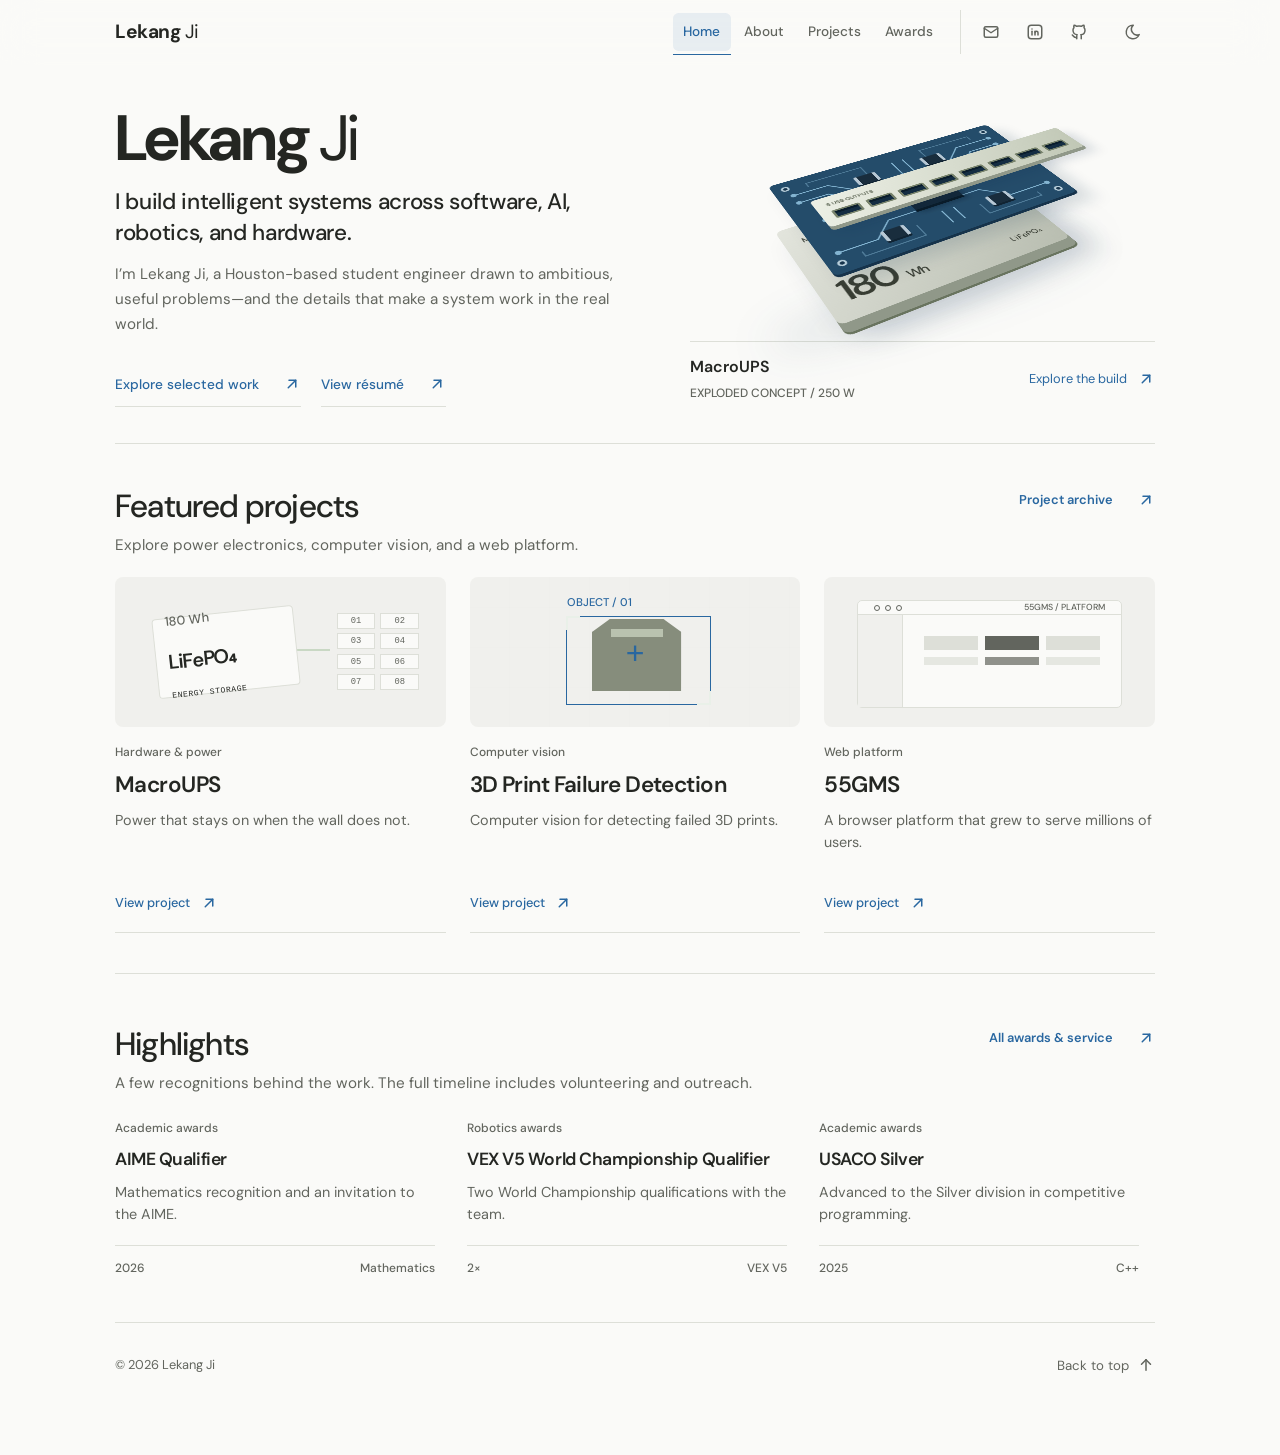
<file: index.html>
<!doctype html>
<html lang="en">
    <head>
        <meta charset="UTF-8" />
        <meta name="viewport" content="width=device-width, initial-scale=1.0" />
        <meta
            name="description"
            content="Lekang Ji is an engineer and builder creating systems across software, AI, robotics, and hardware."
        />
        <title>Home - Lekang Ji</title>
        <link rel="stylesheet" href="/style.css?v=9" />
        <link rel="stylesheet" href="/homepage.css?v=3" />
    <link rel="icon" type="image/svg+xml" href="/images/favicon.svg" />
        <meta name="theme-color" content="#326b9a" />
        <link rel="canonical" href="https://lekang.cc/" />
        <meta property="og:url" content="https://lekang.cc/" />
        <meta property="og:type" content="website" />
        <meta property="og:site_name" content="Lekang Ji" />
        <meta property="og:title" content="Home - Lekang Ji" />
        <meta property="og:description" content="Lekang Ji is an engineer and builder creating systems across software, AI, robotics, and hardware." />
                <meta property="og:image" content="https://lekang.cc/images/lekang-ji-social.png" />
        <meta property="og:image:type" content="image/png" />
        <meta property="og:image:width" content="1200" />
        <meta property="og:image:height" content="630" />
        <meta property="og:image:alt" content="Lekang Ji — student engineer and builder in Houston, Texas" />
        <meta name="twitter:image" content="https://lekang.cc/images/lekang-ji-social.png" />
        <meta name="twitter:image:alt" content="Lekang Ji — student engineer and builder in Houston, Texas" />
        <meta name="twitter:card" content="summary_large_image" />
        <meta name="twitter:title" content="Home - Lekang Ji" />
        <meta name="twitter:description" content="Lekang Ji is an engineer and builder creating systems across software, AI, robotics, and hardware." />
        <script type="application/ld+json">
        {
            "@context": "https://schema.org",
            "@graph": [
                {
                    "@type": "WebSite",
                    "@id": "https://lekang.cc/#website",
                    "url": "https://lekang.cc/",
                    "name": "Lekang Ji",
                    "publisher": { "@id": "https://lekang.cc/#person" }
                },
                {
                    "@type": "Person",
                    "@id": "https://lekang.cc/#person",
                    "name": "Lekang Ji",
                    "url": "https://lekang.cc/",
                    "description": "Houston-based student engineer and builder working across software, AI, robotics, and hardware.",
                    "sameAs": [
                        "https://github.com/lekangji",
                        "https://www.linkedin.com/in/lekangji/"
                    ]
                }
            ]
        }
        </script>
    </head>
    <body id="top" class="home-page">
    <a class="skip-link" href="#main-content">Skip to content</a>
        <header class="site-header" data-page="Home">
            <nav class="site-nav wrap" aria-label="Primary navigation"><a class="wordmark" href="/"><strong class="name-first">Lekang</strong> <span class="name-last">Ji</span></a><div class="nav-links" id="primaryNav"><a href="/" aria-current="page">Home</a><a href="/about/">About</a><a href="/projects/">Projects</a><a href="/achievements/">Awards</a></div><div class="nav-contacts" id="contact" tabindex="-1" role="group" aria-label="Contact links"><a class="nav-contact" href="mailto:contact@lekangji.cc" aria-label="Email" title="Email"><span class="icon icon-email" aria-hidden="true"></span></a><a class="nav-contact" href="https://www.linkedin.com/in/lekangji/" aria-label="LinkedIn" title="LinkedIn" target="_blank" rel="noopener noreferrer"><span class="icon icon-linkedin" aria-hidden="true"></span></a><a class="nav-contact" href="https://github.com/lekangji" aria-label="GitHub" title="GitHub" target="_blank" rel="noopener noreferrer"><span class="icon icon-github" aria-hidden="true"></span></a></div><button class="theme-toggle" id="themeToggle" aria-label="Switch to dark mode" type="button"><span class="icon icon-moon" aria-hidden="true"></span><span class="icon icon-sun" aria-hidden="true"></span></button><button class="nav-toggle" aria-controls="primaryNav" aria-expanded="false" aria-label="Open navigation" type="button"><span class="icon icon-menu" aria-hidden="true"></span><span class="icon icon-close" aria-hidden="true"></span></button></nav>
        </header>

        <main id="main-content" tabindex="-1">
            <section class="hero wrap" aria-labelledby="hero-title">
                <div class="hero-composition">
                    <div class="hero-copy">
                        <h1 id="hero-title"><strong class="name-first">Lekang</strong> <span class="name-last">Ji</span></h1>
                        <div class="hero-bottom">
                            <div>
                                <p class="hero-statement">
                                    I build intelligent systems across software, AI, robotics, and hardware.
                                </p>
                                <p class="hero-context">
                                    I’m Lekang Ji, a Houston-based student engineer drawn to ambitious, useful problems—and
                                    the details that make a system work in the real world.
                                </p>
                                <div class="hero-actions">
                                    <a class="button-link" href="#work"
                                        >Explore selected work <span class="icon icon-external" aria-hidden="true"></span></a
                                    ><a class="button-link button-link-secondary" href="/resume/"
                                        >View résumé <span class="icon icon-external" aria-hidden="true"></span></a
                                    >
                                </div>
                            </div>
                        </div>
                    </div>
                <a class="hero-project" href="/projects/case-study/?id=macro-ups" aria-label="Explore MacroUPS, a 180 Wh LiFePO₄ backup power system with eight USB outputs">
                    <div class="power-stage" aria-hidden="true">
                        <div class="power-assembly">
                            <div class="power-battery"><span class="battery-mark mono">MacroUPS</span><span class="battery-rating">180 <small>Wh</small></span><span class="battery-chemistry mono">LiFePO₄</span></div>
                            <div class="power-board">
                                <svg viewBox="0 0 360 220" class="board-traces" fill="none" xmlns="http://www.w3.org/2000/svg">
                                    <g stroke="currentColor" stroke-width="2">
                                        <path d="M22 38H72L98 64H148V96M22 58H64L90 84H128V112M22 182H76L106 152H146M338 38H280L250 68H218V96M338 58H292L262 88H238V112M338 182H278L246 150H218M176 28V76M194 28V76M176 168V198M194 168V198M36 112H110M250 112H324" />
                                        <path d="M48 28V18H132V42M312 28V18H228V42M48 194V204H132V180M312 194V204H228V180" opacity=".45" />
                                    </g>
                                    <g fill="currentColor"><circle cx="22" cy="38" r="4"/><circle cx="22" cy="58" r="4"/><circle cx="22" cy="182" r="4"/><circle cx="338" cy="38" r="4"/><circle cx="338" cy="58" r="4"/><circle cx="338" cy="182" r="4"/><circle cx="36" cy="112" r="4"/><circle cx="324" cy="112" r="4"/></g>
                                </svg>
                                <span class="board-chip mono">POWER<br/>DELIVERY</span>
                                <span class="board-component component-a"></span><span class="board-component component-b"></span>
                                <span class="board-component component-c"></span><span class="board-component component-d"></span>
                                <span class="board-mount mount-a"></span><span class="board-mount mount-b"></span><span class="board-mount mount-c"></span><span class="board-mount mount-d"></span>
                            </div>
                            <div class="power-outputs"><span class="mono">8 USB OUTPUTS</span><div class="power-ports"><i></i><i></i><i></i><i></i><i></i><i></i><i></i><i></i></div></div>
                        </div>
                        <span class="power-ground"></span>
                    </div>
                    <div class="hero-project-caption"><span><strong>MacroUPS</strong><span class="mono">EXPLODED CONCEPT / 250 W</span></span><span class="project-caption-action">Explore the build <span class="icon icon-external" aria-hidden="true"></span></span></div>
                </a>
                </div>
            </section>

            <section class="work-section wrap" id="work" aria-labelledby="work-title">
                <div class="section-intro">
                    <div class="section-intro-main">
                        <div class="section-intro-heading">
                            <h2 id="work-title">Featured projects</h2>
                            <a class="button-link button-link-secondary" href="/projects/">Project archive <span class="icon icon-external" aria-hidden="true"></span></a>
                        </div>
                        <p>Explore power electronics, computer vision, and a web platform.</p>
                    </div>
                </div>

                <div class="featured-grid">
                <article class="featured-story">
                    <button class="featured-open" type="button" disabled data-featured-project="macro-ups" aria-label="Open MacroUPS project details">
                        <span class="featured-fallback project-visual visual-ups" aria-hidden="true">
                            <span class="ups-core"><span class="mono">180 Wh</span><strong>LiFePO₄</strong><small>ENERGY STORAGE</small></span>
                            <span class="ups-line"></span>
                            <span class="ups-output"><span>01</span><span>02</span><span>03</span><span>04</span><span>05</span><span>06</span><span>07</span><span>08</span></span>
                        </span>
                        <span class="featured-shade" aria-hidden="true"></span>
                        <span class="featured-content">
                            <span class="featured-meta mono">Hardware & power</span>
                            <span class="featured-title">MacroUPS</span>
                            <span class="featured-summary">Power that stays on when the wall does not.</span>
                            <span class="featured-cta mono">View project <span class="icon icon-external" aria-hidden="true"></span></span>
                        </span>
                    </button>
                </article>

                <article class="featured-story">
                    <button class="featured-open" type="button" disabled data-featured-project="print-failure-detection" aria-label="Open 3D Print Failure Detection project details">
                        <span class="featured-fallback project-visual visual-vision" aria-hidden="true">
                            <span class="vision-grid"></span>
                            <span class="vision-object"><span class="vision-object-top"></span></span>
                            <span class="vision-target"><span class="mono">OBJECT / 01</span></span>
                            <span class="vision-crosshair">+</span>
                        </span>
                        <span class="featured-shade" aria-hidden="true"></span>
                        <span class="featured-content">
                            <span class="featured-meta mono">Computer vision</span>
                            <span class="featured-title">3D Print Failure Detection</span>
                            <span class="featured-summary">Computer vision for detecting failed 3D prints.</span>
                            <span class="featured-cta mono">View project <span class="icon icon-external" aria-hidden="true"></span></span>
                        </span>
                    </button>
                </article>

                <article class="featured-story">
                    <button class="featured-open" type="button" disabled data-featured-project="browser-gaming-platform" aria-label="Open 55GMS project details">
                        <span class="featured-fallback project-visual visual-platform" aria-hidden="true">
                            <span class="browser-shell">
                                <span class="browser-top"><i></i><i></i><i></i><span class="mono">55GMS / PLATFORM</span></span>
                                <span class="browser-content"><span class="browser-side"></span><span class="browser-main"><span class="browser-head"></span><span class="browser-tiles"><span></span><span></span><span></span></span><span class="browser-tiles secondary"><span></span><span></span><span></span></span></span></span>
                            </span>
                        </span>
                        <span class="featured-shade" aria-hidden="true"></span>
                        <span class="featured-content">
                            <span class="featured-meta mono">Web platform</span>
                            <span class="featured-title">55GMS</span>
                            <span class="featured-summary">A browser platform that grew to serve millions of users.</span>
                            <span class="featured-cta mono">View project <span class="icon icon-external" aria-hidden="true"></span></span>
                        </span>
                    </button>
                </article>

                </div>
                <noscript><p class="no-script-note">Project panels and highlights require JavaScript. Explore <a href="/projects/case-study/?id=macro-ups">MacroUPS</a>, <a href="/projects/case-study/?id=print-failure-detection">3D Print Failure Detection</a>, and <a href="/projects/case-study/?id=browser-gaming-platform">55GMS</a> on their case-study pages, or <a href="/resume/">read the résumé</a>.</p></noscript>
                <dialog class="featured-panel" id="featuredProjectPanel" aria-labelledby="featuredPanelTitle">
                    <div class="featured-panel-inner">
                        <div class="featured-panel-top">
                            <span class="mono">PROJECT DETAILS</span>
                            <button class="featured-panel-close" type="button" aria-label="Close project details">Close <span class="icon icon-close" aria-hidden="true"></span></button>
                        </div>
                        <div class="featured-panel-body">
                            <p class="featured-panel-category mono" data-panel-category></p>
                            <h2 id="featuredPanelTitle"></h2>
                            <p class="featured-panel-description" data-panel-description></p>
                            <div class="featured-panel-gallery" data-panel-gallery aria-label="Project images"></div>
                            <h3 class="featured-panel-subhead mono">TECH STACK</h3>
                            <ul class="featured-panel-stack" data-panel-stack></ul>
                            <div class="featured-panel-links" data-panel-links></div>
                        </div>
                    </div>
                </dialog>
                <script type="module" src="/scripts/featured-projects.mjs?v=7"></script>
            </section>

            <section
                class="achievement-section wrap"
                id="achievements"
                aria-labelledby="achievements-title"
            >
                <div class="section-intro compact-intro">
                    <div class="section-intro-main">
                        <div class="section-intro-heading">
                            <h2 id="achievements-title">
                                Highlights
                            </h2>
                            <a
                                class="button-link button-link-secondary"
                                href="/achievements/"
                                >All awards & service <span class="icon icon-external" aria-hidden="true"></span></a
                            >
                        </div>
                        <p>
                            A few recognitions behind the work. The full timeline includes
                            volunteering and outreach.
                        </p>
                    </div>
                </div>
                <div class="project-card-grid" data-awards-featured aria-live="polite">
                    <p class="loading-message">Loading highlights…</p>
                </div>
            </section>


        </main>

        <footer class="site-footer wrap"></footer>
        <script type="module" src="/script.js?v=9"></script>
    </body>
</html>
</file>
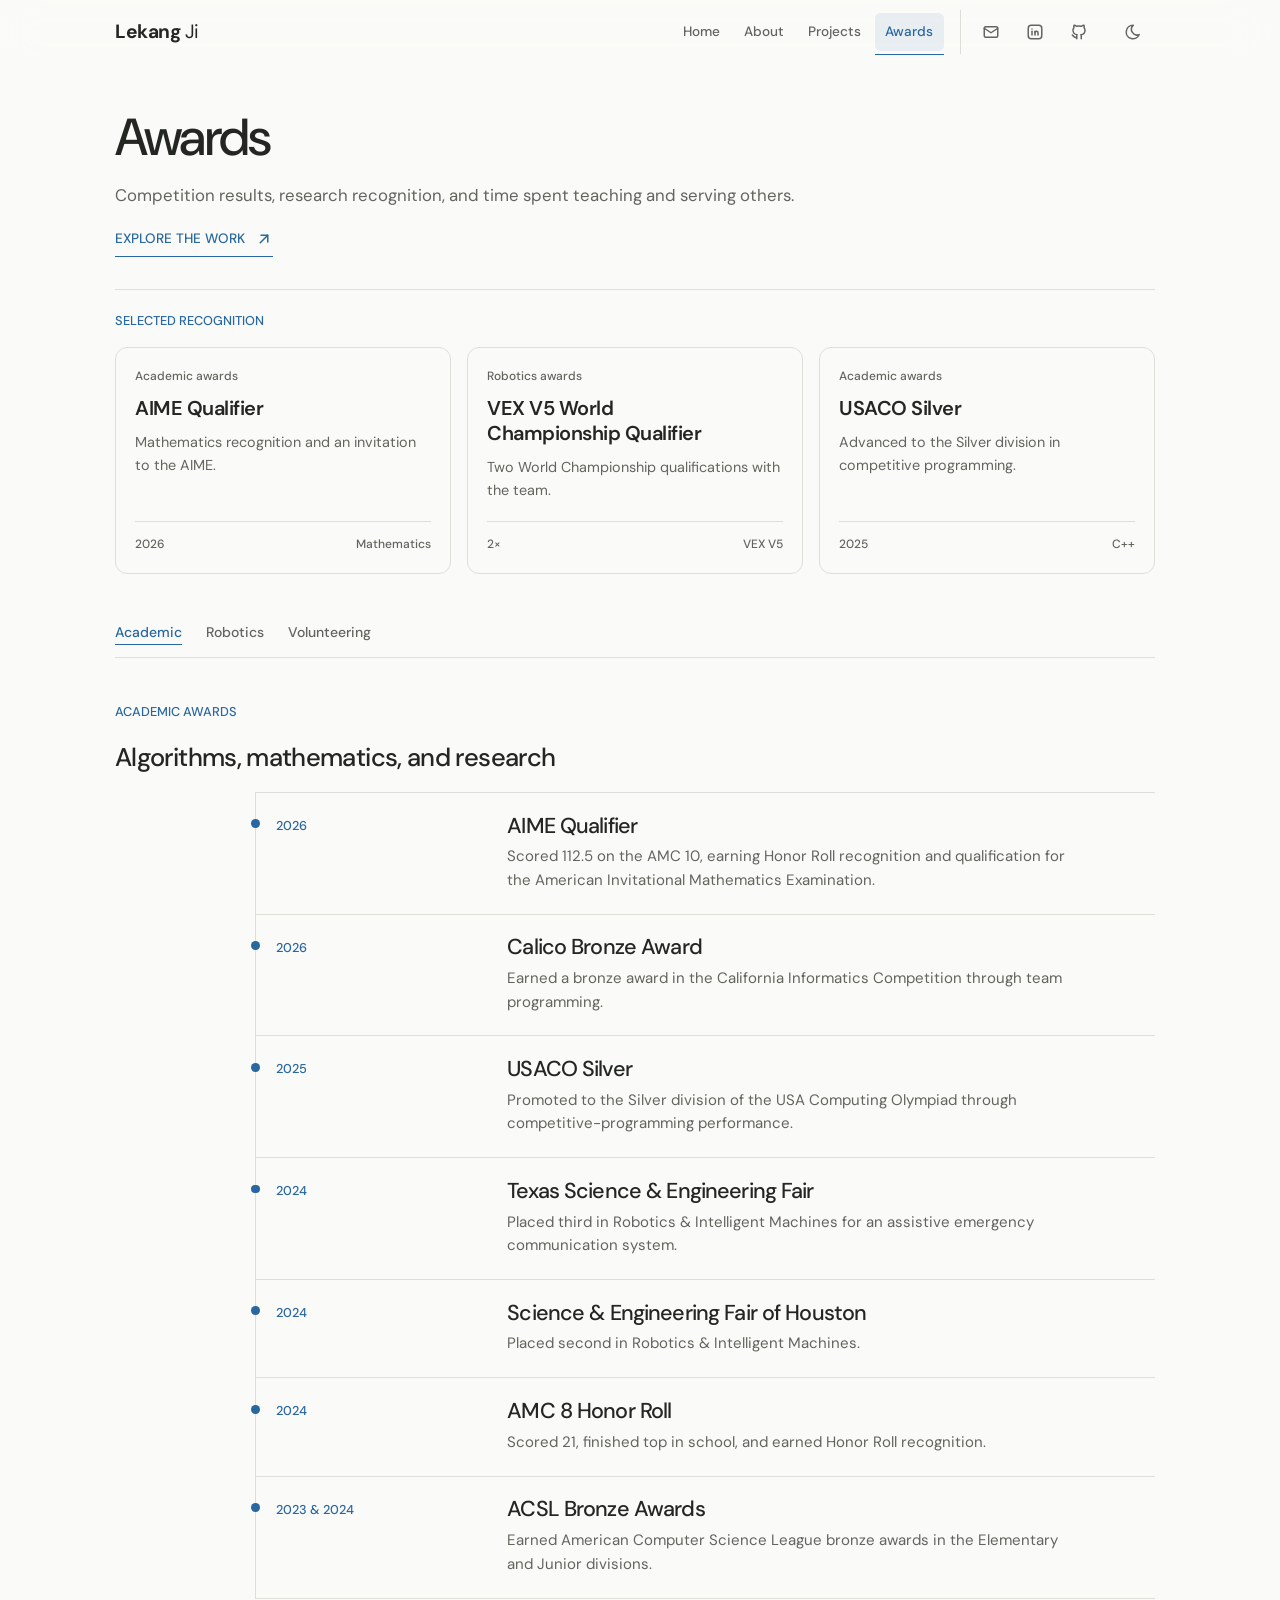
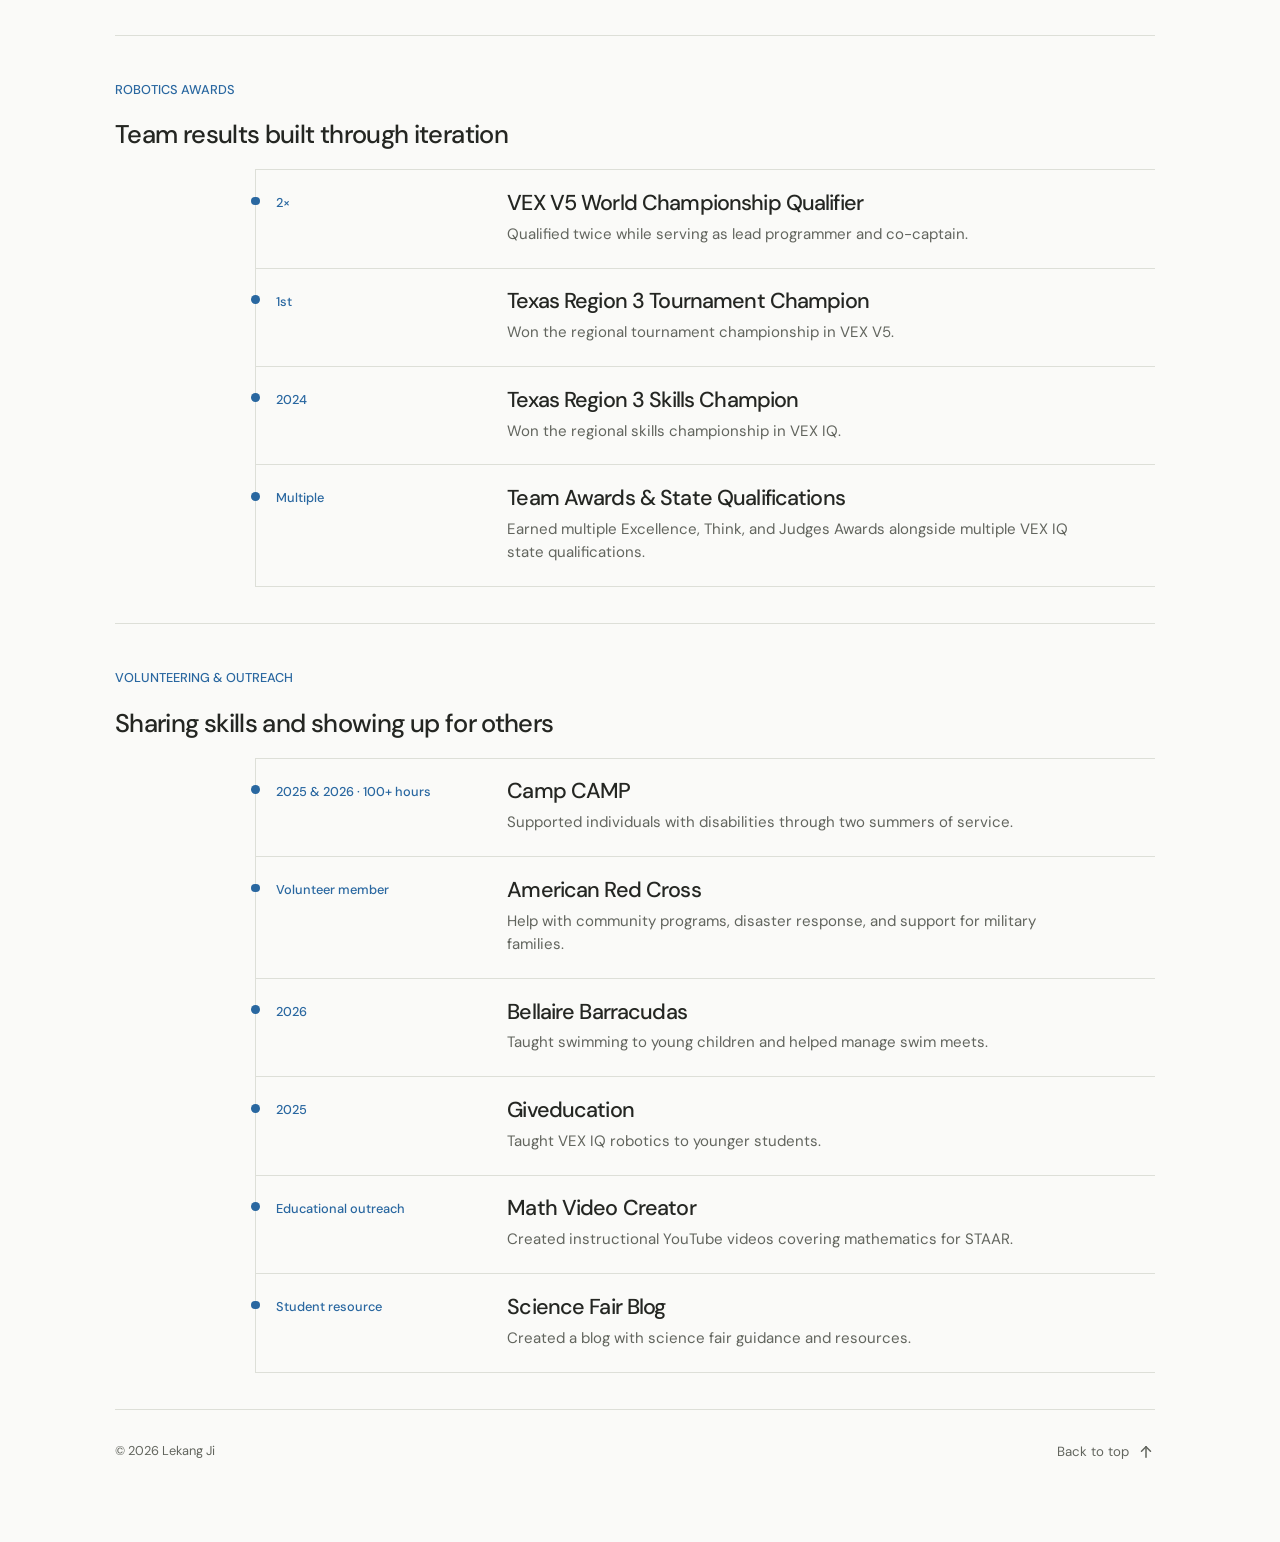
<file: achievements/index.html>
<!doctype html>
<html lang="en">
<head><meta charset="UTF-8" /><meta name="viewport" content="width=device-width, initial-scale=1.0" /><meta name="description" content="Selected awards, competition results, and community work by Lekang Ji." /><title>Awards - Lekang Ji</title><link rel="stylesheet" href="/style.css?v=9" /><link rel="icon" type="image/svg+xml" href="/images/favicon.svg" />
        <meta name="theme-color" content="#326b9a" />
        <link rel="canonical" href="https://lekang.cc/achievements/" />
        <meta property="og:url" content="https://lekang.cc/achievements/" />
        <meta property="og:type" content="website" />
        <meta property="og:site_name" content="Lekang Ji" />
        <meta property="og:title" content="Awards - Lekang Ji" />
        <meta property="og:description" content="Selected awards, competition results, and community work by Lekang Ji." />
                <meta property="og:image" content="https://lekang.cc/images/lekang-ji-social.png" />
        <meta property="og:image:type" content="image/png" />
        <meta property="og:image:width" content="1200" />
        <meta property="og:image:height" content="630" />
        <meta property="og:image:alt" content="Lekang Ji — student engineer and builder in Houston, Texas" />
        <meta name="twitter:image" content="https://lekang.cc/images/lekang-ji-social.png" />
        <meta name="twitter:image:alt" content="Lekang Ji — student engineer and builder in Houston, Texas" />
        <meta name="twitter:card" content="summary_large_image" />
        <meta name="twitter:title" content="Awards - Lekang Ji" />
        <meta name="twitter:description" content="Selected awards, competition results, and community work by Lekang Ji." />
    </head>
<body id="top" class="archive-page">
    <a class="skip-link" href="#main-content">Skip to content</a>
    <header class="site-header" data-page="Awards"><nav class="site-nav wrap" aria-label="Primary navigation"><a class="wordmark" href="/"><strong class="name-first">Lekang</strong> <span class="name-last">Ji</span></a><div class="nav-links" id="primaryNav"><a href="/">Home</a><a href="/about/">About</a><a href="/projects/">Projects</a><a href="/achievements/" aria-current="page">Awards</a></div><div class="nav-contacts" id="contact" tabindex="-1" role="group" aria-label="Contact links"><a class="nav-contact" href="mailto:contact@lekangji.cc" aria-label="Email" title="Email"><span class="icon icon-email" aria-hidden="true"></span></a><a class="nav-contact" href="https://www.linkedin.com/in/lekangji/" aria-label="LinkedIn" title="LinkedIn" target="_blank" rel="noopener noreferrer"><span class="icon icon-linkedin" aria-hidden="true"></span></a><a class="nav-contact" href="https://github.com/lekangji" aria-label="GitHub" title="GitHub" target="_blank" rel="noopener noreferrer"><span class="icon icon-github" aria-hidden="true"></span></a></div><button class="theme-toggle" id="themeToggle" aria-label="Switch to dark mode" type="button"><span class="icon icon-moon" aria-hidden="true"></span><span class="icon icon-sun" aria-hidden="true"></span></button><button class="nav-toggle" aria-controls="primaryNav" aria-expanded="false" aria-label="Open navigation" type="button"><span class="icon icon-menu" aria-hidden="true"></span><span class="icon icon-close" aria-hidden="true"></span></button></nav></header>
    <main id="main-content" tabindex="-1"><noscript><p class="no-script-note wrap">Award lists require JavaScript. Selected recognition is also available in <a href="/resume/">the résumé</a>.</p></noscript>
        <section class="page-hero wrap"><h1>Awards</h1><p>Competition results, research recognition, and time spent teaching and serving others.</p><a class="text-action mono" href="/#work">EXPLORE THE WORK <span class="icon icon-external" aria-hidden="true"></span></a></section>
        <section class="award-featured wrap" aria-label="Selected awards"><h2 class="kicker mono">SELECTED RECOGNITION</h2><div class="project-card-grid" data-awards-featured aria-live="polite"><p class="loading-message">Loading highlights…</p></div></section>
        <nav class="archive-nav wrap" aria-label="Award categories"><a href="#academic">Academic</a><a href="#robotics-awards">Robotics</a><a href="#volunteering">Volunteering</a></nav>
        <div class="archive-content wrap" data-awards-root><p class="loading-message">Loading awards…</p></div>
    </main>
    <footer class="site-footer wrap"></footer>
    <script type="module" src="/script.js?v=9"></script>
</body>
</html>
</file>
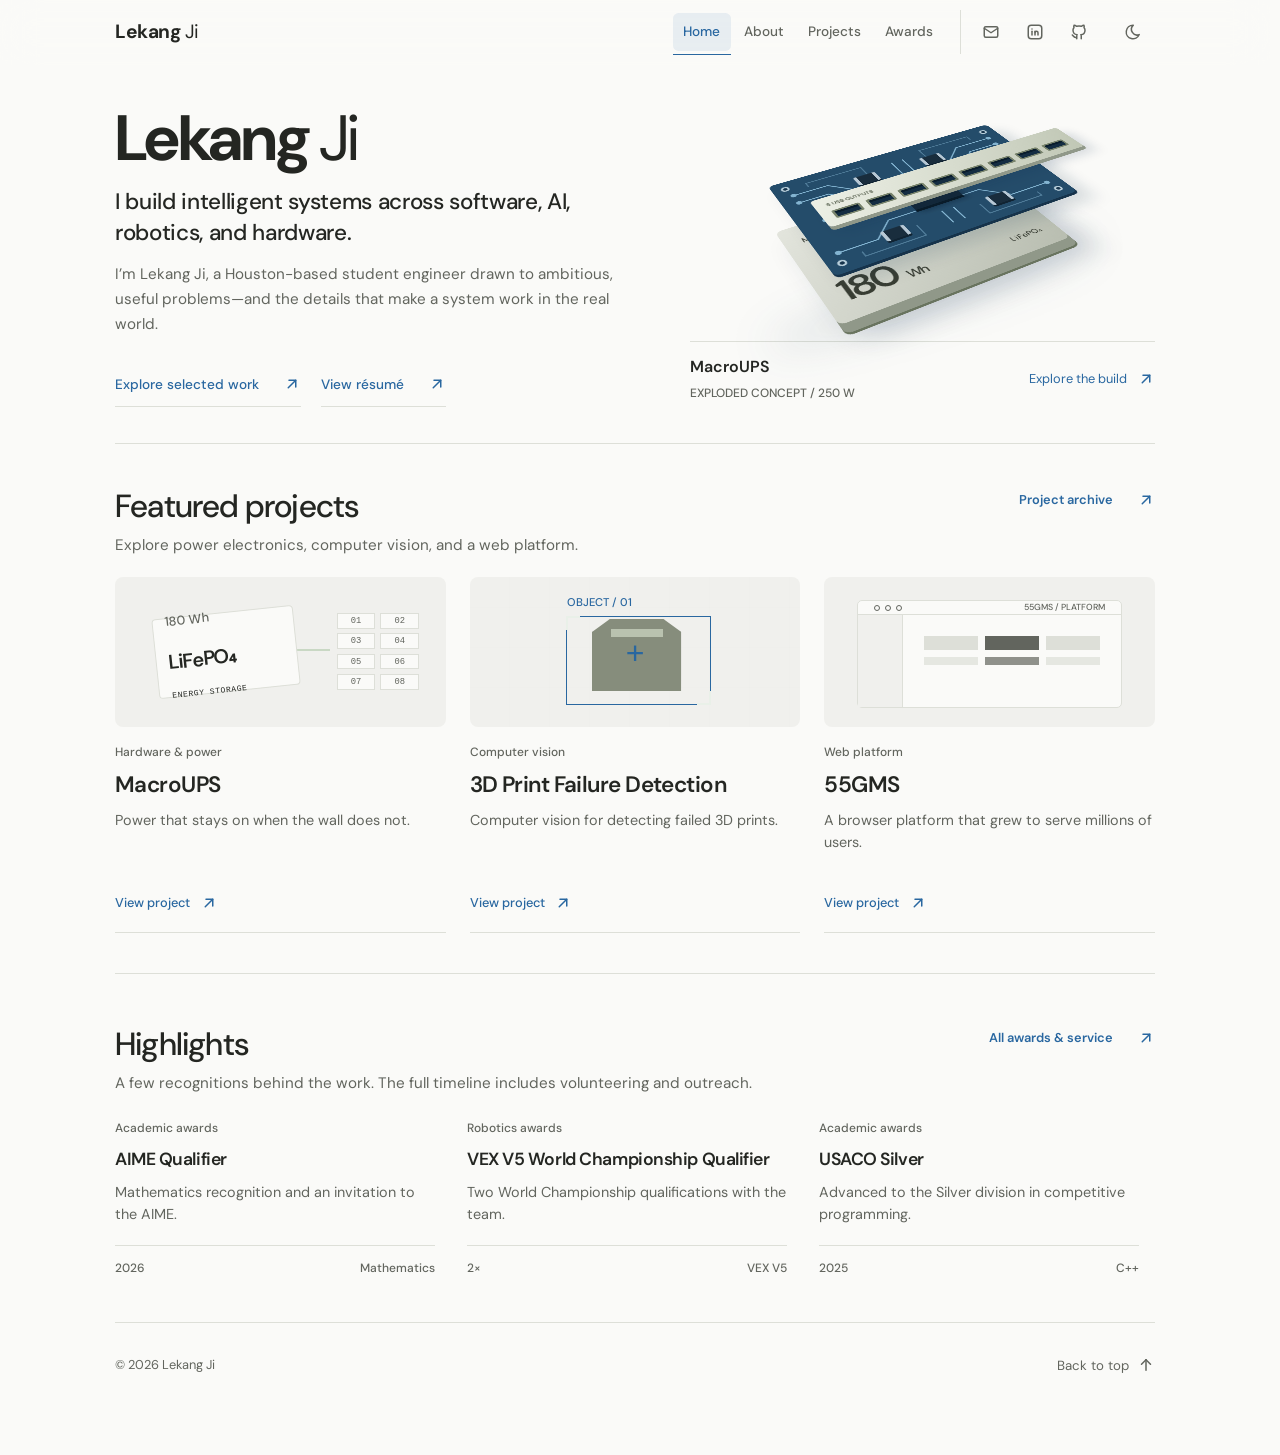
<file: index/index.html>
<!doctype html>
<html lang="en"><head><meta charset="UTF-8"><title>Lekang Ji</title><link rel="canonical" href="/"><script src="/scripts/redirect.js"></script><meta http-equiv="refresh" content="0;url=/"></head><body><a href="/">Home</a></body></html>
</file>
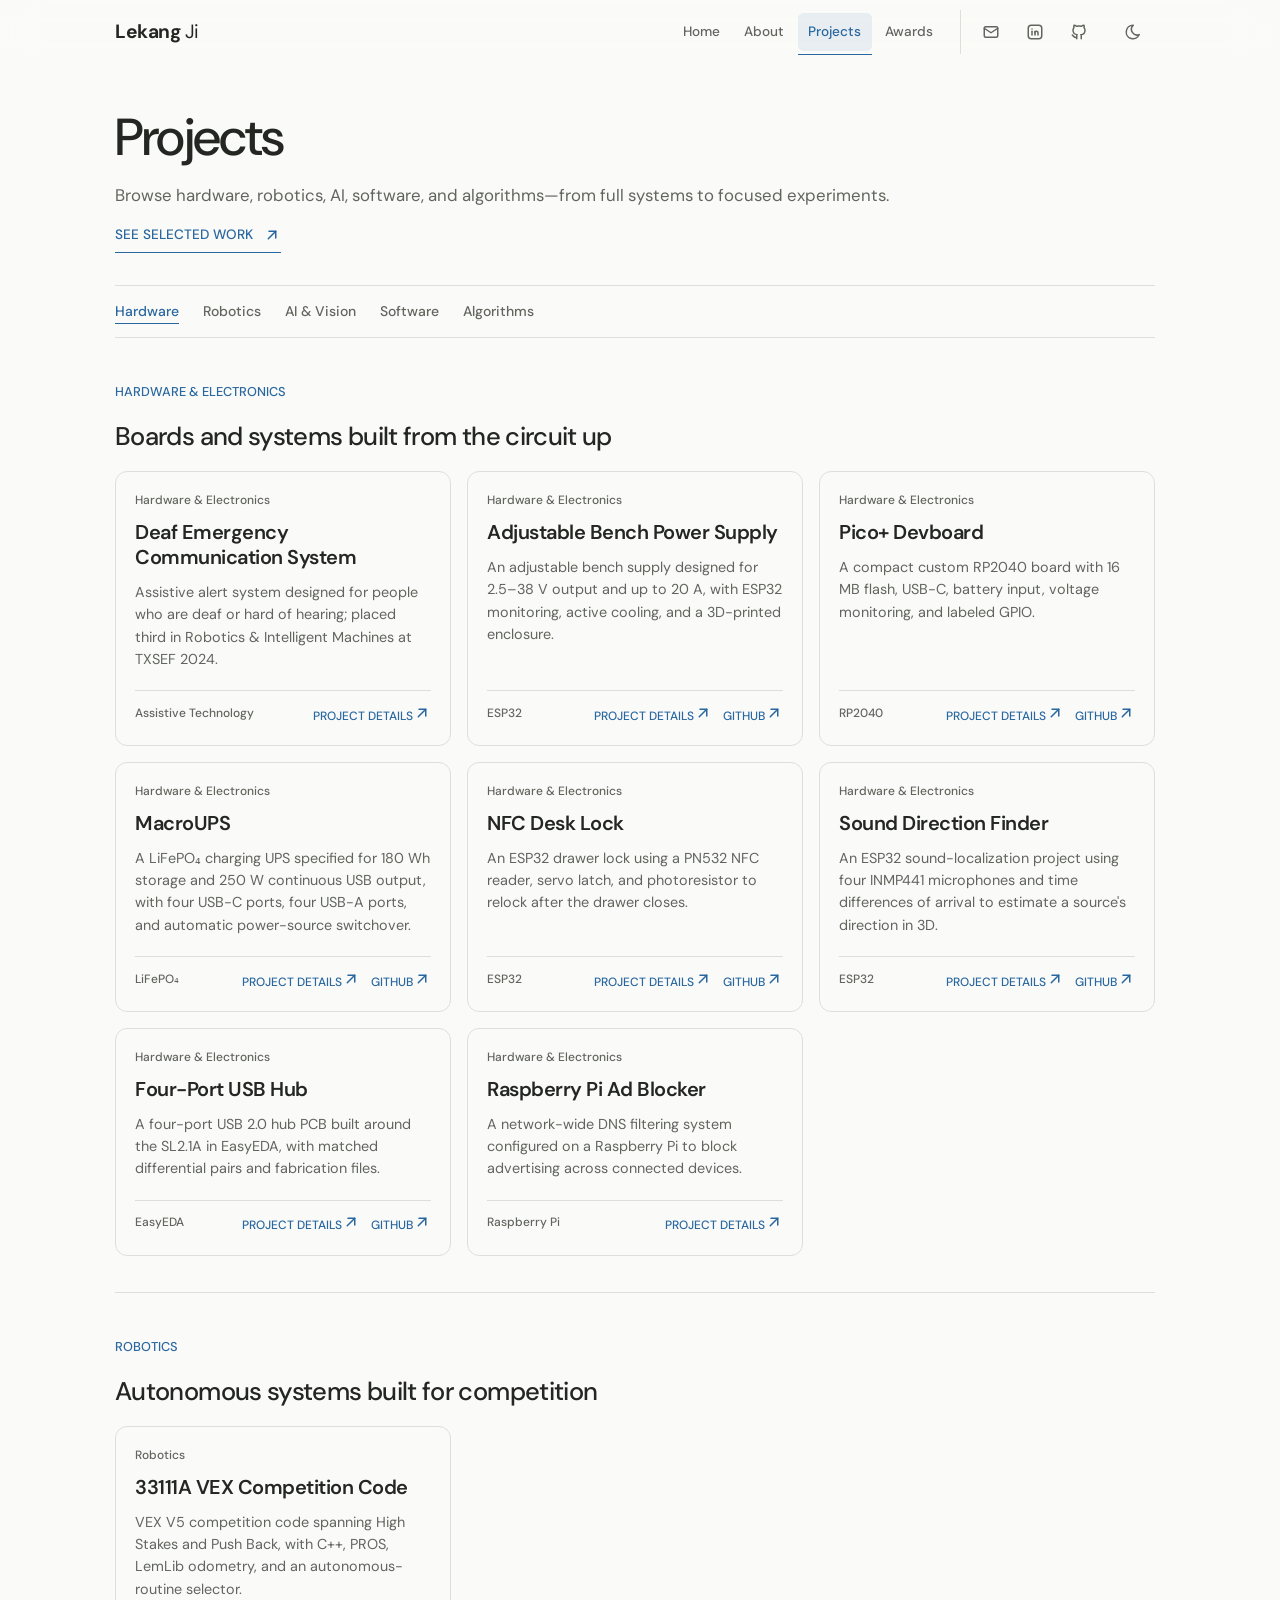
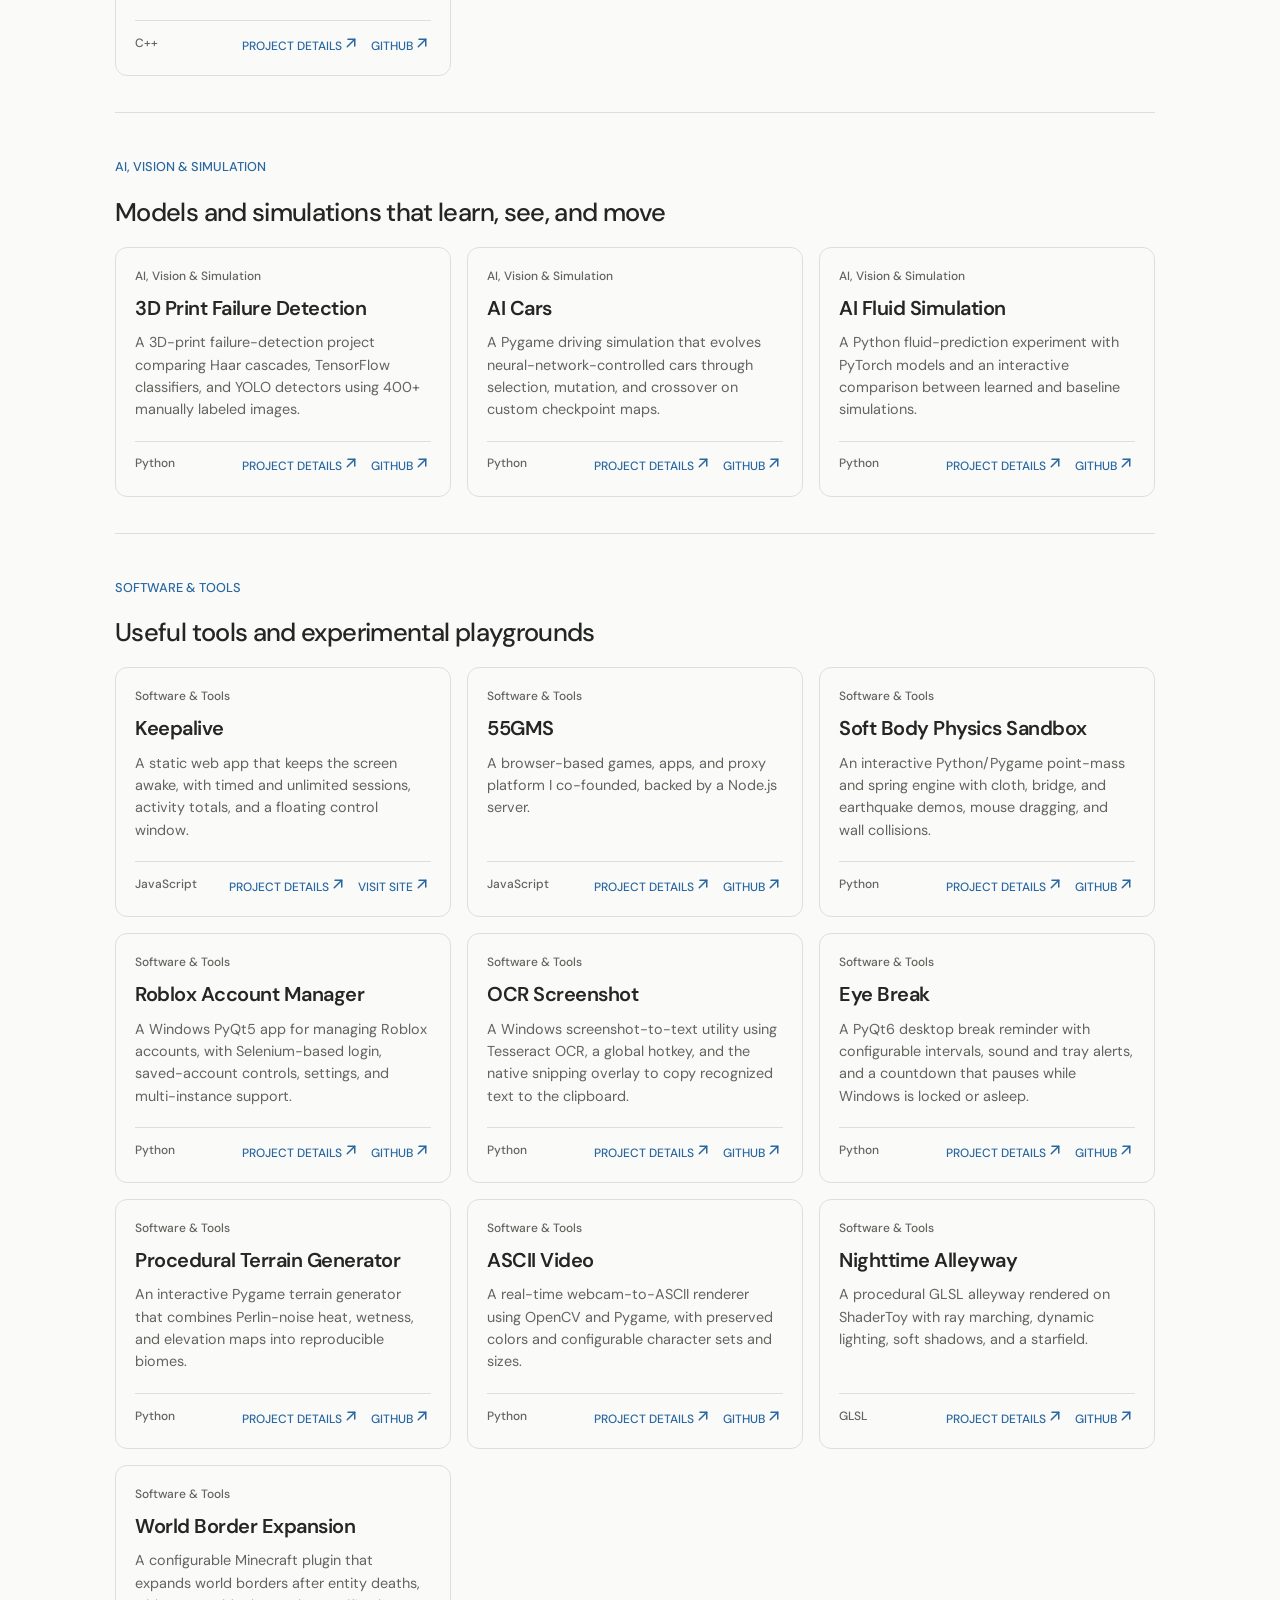
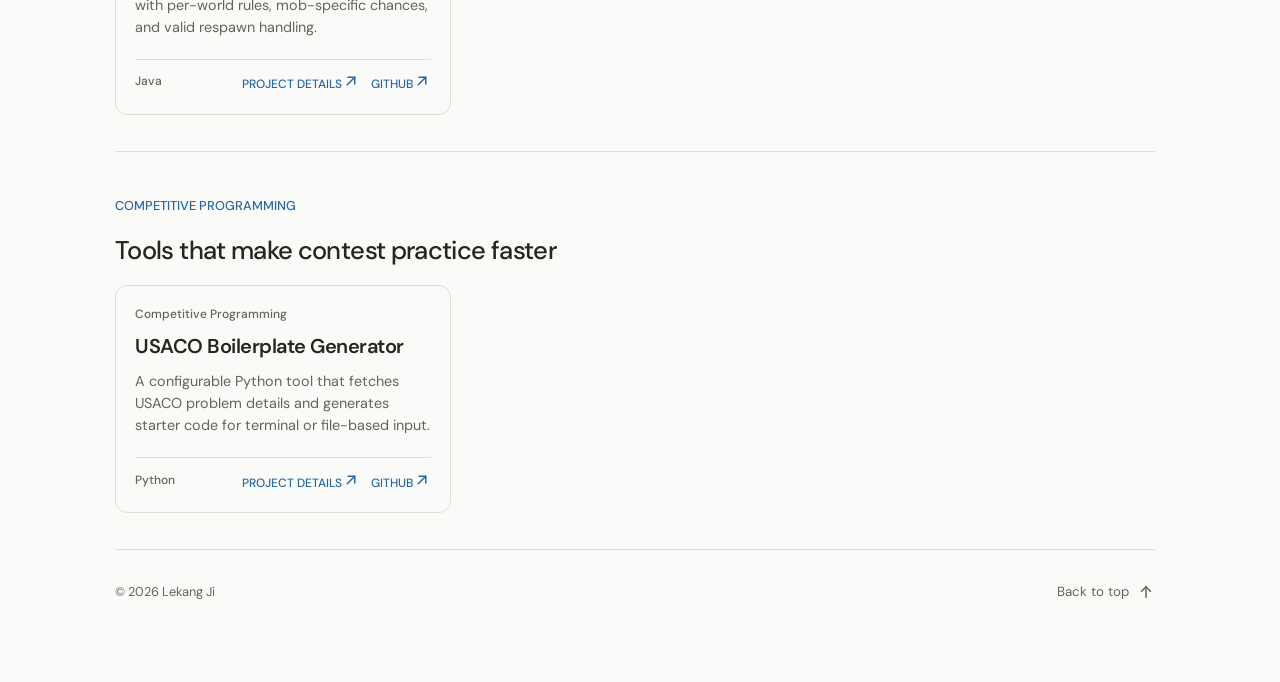
<file: projects/index.html>
<!doctype html>
<html lang="en">
<head><meta charset="UTF-8" /><meta name="viewport" content="width=device-width, initial-scale=1.0" /><meta name="description" content="A selected body of engineering work by Lekang Ji, with an archive of software, robotics, AI, and hardware projects." /><title>Projects - Lekang Ji</title><link rel="stylesheet" href="/style.css?v=10" /><link rel="icon" type="image/svg+xml" href="/images/favicon.svg" />
        <meta name="theme-color" content="#326b9a" />
        <link rel="canonical" href="https://lekang.cc/projects/" />
        <meta property="og:url" content="https://lekang.cc/projects/" />
        <meta property="og:type" content="website" />
        <meta property="og:site_name" content="Lekang Ji" />
        <meta property="og:title" content="Projects - Lekang Ji" />
        <meta property="og:description" content="A selected body of engineering work by Lekang Ji, with an archive of software, robotics, AI, and hardware projects." />
                <meta property="og:image" content="https://lekang.cc/images/lekang-ji-social.png" />
        <meta property="og:image:type" content="image/png" />
        <meta property="og:image:width" content="1200" />
        <meta property="og:image:height" content="630" />
        <meta property="og:image:alt" content="Lekang Ji — student engineer and builder in Houston, Texas" />
        <meta name="twitter:image" content="https://lekang.cc/images/lekang-ji-social.png" />
        <meta name="twitter:image:alt" content="Lekang Ji — student engineer and builder in Houston, Texas" />
        <meta name="twitter:card" content="summary_large_image" />
        <meta name="twitter:title" content="Projects - Lekang Ji" />
        <meta name="twitter:description" content="A selected body of engineering work by Lekang Ji, with an archive of software, robotics, AI, and hardware projects." />
    </head>
<body id="top" class="archive-page">
    <a class="skip-link" href="#main-content">Skip to content</a>
    <header class="site-header" data-page="Projects"><nav class="site-nav wrap" aria-label="Primary navigation"><a class="wordmark" href="/"><strong class="name-first">Lekang</strong> <span class="name-last">Ji</span></a><div class="nav-links" id="primaryNav"><a href="/">Home</a><a href="/about/">About</a><a href="/projects/" aria-current="page">Projects</a><a href="/achievements/">Awards</a></div><div class="nav-contacts" id="contact" tabindex="-1" role="group" aria-label="Contact links"><a class="nav-contact" href="mailto:contact@lekangji.cc" aria-label="Email" title="Email"><span class="icon icon-email" aria-hidden="true"></span></a><a class="nav-contact" href="https://www.linkedin.com/in/lekangji/" aria-label="LinkedIn" title="LinkedIn" target="_blank" rel="noopener noreferrer"><span class="icon icon-linkedin" aria-hidden="true"></span></a><a class="nav-contact" href="https://github.com/lekangji" aria-label="GitHub" title="GitHub" target="_blank" rel="noopener noreferrer"><span class="icon icon-github" aria-hidden="true"></span></a></div><button class="theme-toggle" id="themeToggle" aria-label="Switch to dark mode" type="button"><span class="icon icon-moon" aria-hidden="true"></span><span class="icon icon-sun" aria-hidden="true"></span></button><button class="nav-toggle" aria-controls="primaryNav" aria-expanded="false" aria-label="Open navigation" type="button"><span class="icon icon-menu" aria-hidden="true"></span><span class="icon icon-close" aria-hidden="true"></span></button></nav></header>
    <main id="main-content" tabindex="-1"><noscript><p class="no-script-note wrap">The project archive requires JavaScript. You can also explore the repositories on <a href="https://github.com/lekangji">GitHub</a> or <a href="/resume/">read the résumé</a>.</p></noscript>
        <section class="page-hero wrap"><h1>Projects</h1><p>Browse hardware, robotics, AI, software, and algorithms—from full systems to focused experiments.</p><div class="page-hero-actions"><a class="text-action mono" href="/#work">SEE SELECTED WORK <span class="icon icon-external" aria-hidden="true"></span></a></div></section>
        <nav class="archive-nav wrap" aria-label="Project categories"><a href="#hardware">Hardware</a><a href="#robotics">Robotics</a><a href="#ai">AI & Vision</a><a href="#software">Software</a><a href="#competitive-programming">Algorithms</a></nav>
        <div class="archive-content wrap" data-projects-root><p class="loading-message">Loading project archive…</p></div>
    </main>
    <footer class="site-footer wrap"></footer>
    <script type="module" src="/script.js?v=10"></script>
</body>
</html>
</file>
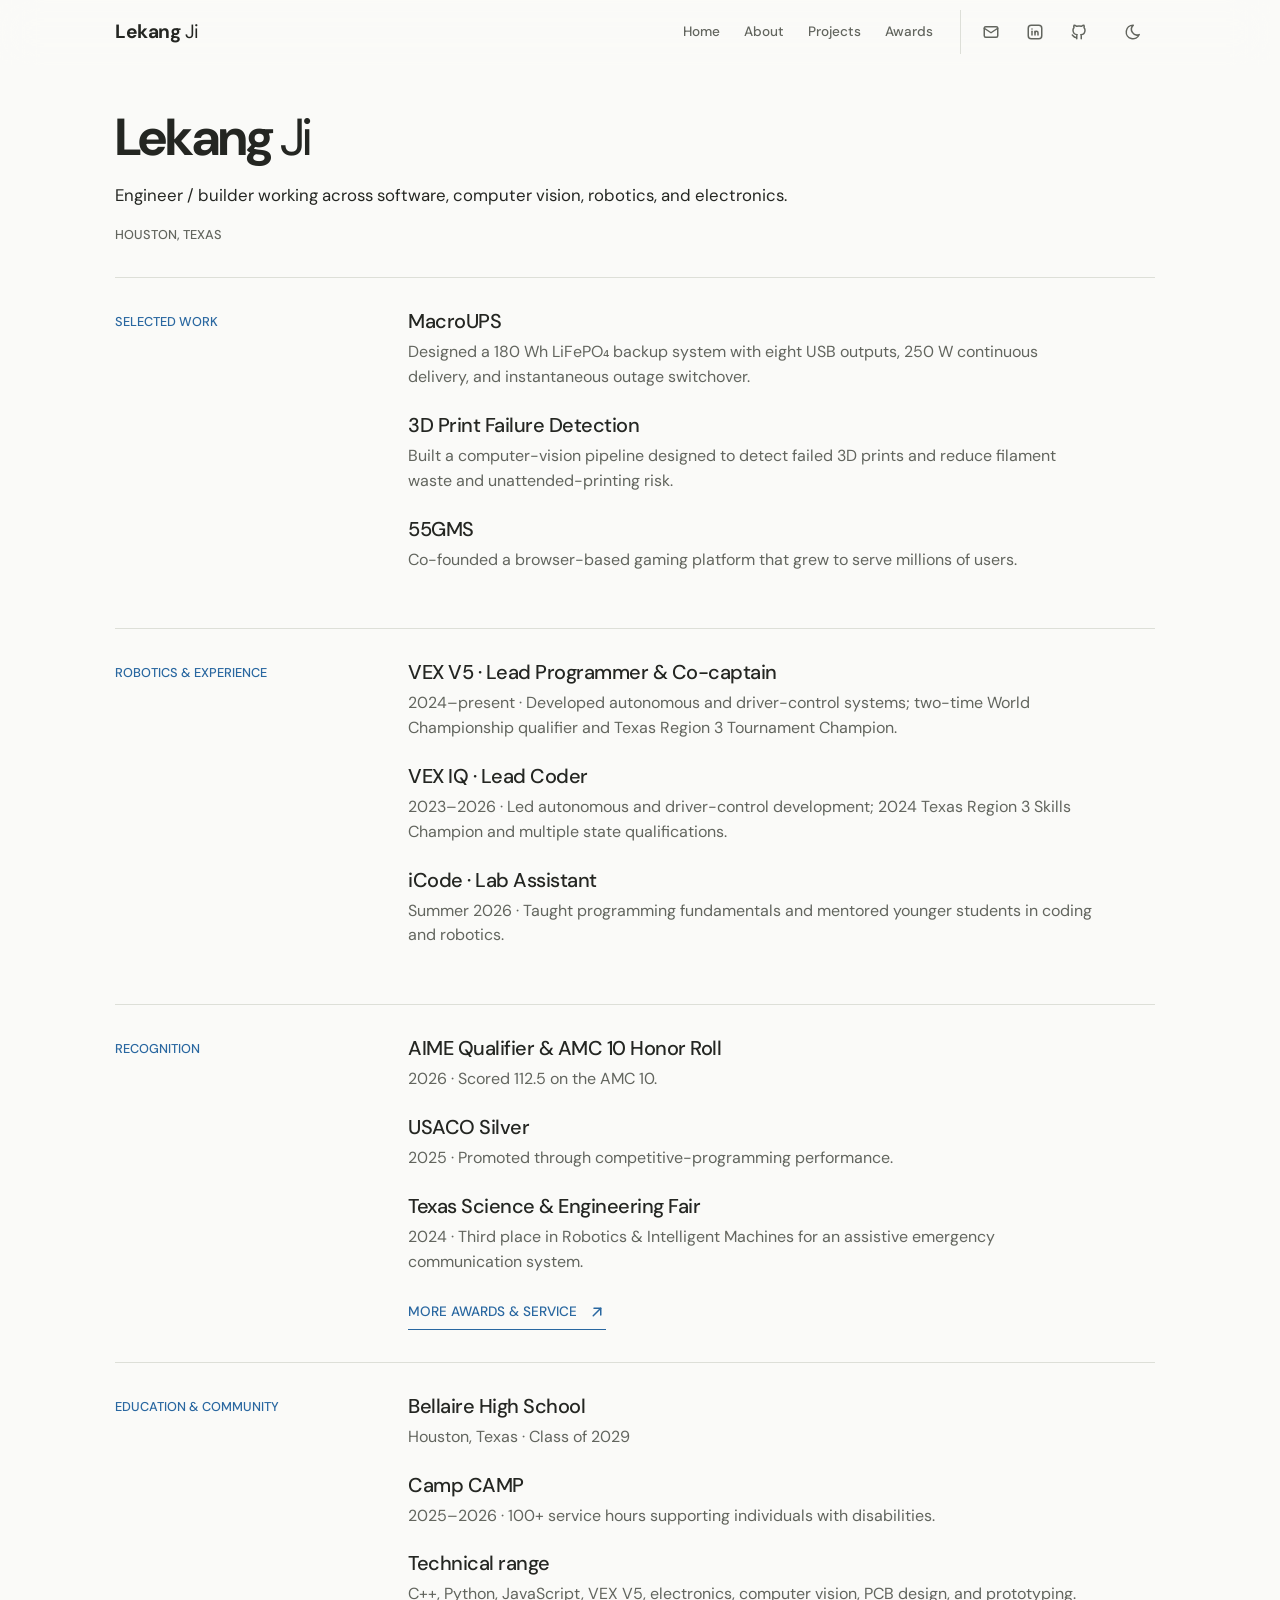
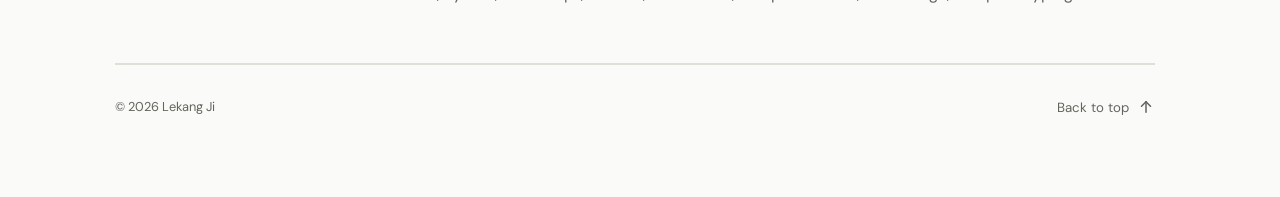
<file: resume/index.html>
<!doctype html>
<html lang="en">
<head><meta charset="UTF-8" /><meta name="viewport" content="width=device-width, initial-scale=1.0" /><meta name="description" content="Résumé of Lekang Ji, engineer and builder in Houston, Texas." /><title>Résumé - Lekang Ji</title><link rel="stylesheet" href="/style.css?v=9" /><link rel="icon" type="image/svg+xml" href="/images/favicon.svg" />
        <meta name="theme-color" content="#326b9a" />
        <link rel="canonical" href="https://lekang.cc/resume/" />
        <meta property="og:url" content="https://lekang.cc/resume/" />
        <meta property="og:type" content="website" />
        <meta property="og:site_name" content="Lekang Ji" />
        <meta property="og:title" content="Résumé - Lekang Ji" />
        <meta property="og:description" content="Résumé of Lekang Ji, engineer and builder in Houston, Texas." />
                <meta property="og:image" content="https://lekang.cc/images/lekang-ji-social.png" />
        <meta property="og:image:type" content="image/png" />
        <meta property="og:image:width" content="1200" />
        <meta property="og:image:height" content="630" />
        <meta property="og:image:alt" content="Lekang Ji — student engineer and builder in Houston, Texas" />
        <meta name="twitter:image" content="https://lekang.cc/images/lekang-ji-social.png" />
        <meta name="twitter:image:alt" content="Lekang Ji — student engineer and builder in Houston, Texas" />
        <meta name="twitter:card" content="summary_large_image" />
        <meta name="twitter:title" content="Résumé - Lekang Ji" />
        <meta name="twitter:description" content="Résumé of Lekang Ji, engineer and builder in Houston, Texas." />
    </head>
<body id="top">
    <a class="skip-link" href="#main-content">Skip to content</a>
    <header class="site-header" data-page="Résumé"><nav class="site-nav wrap" aria-label="Primary navigation"><a class="wordmark" href="/"><strong class="name-first">Lekang</strong> <span class="name-last">Ji</span></a><div class="nav-links" id="primaryNav"><a href="/">Home</a><a href="/about/">About</a><a href="/projects/">Projects</a><a href="/achievements/">Awards</a></div><div class="nav-contacts" id="contact" tabindex="-1" role="group" aria-label="Contact links"><a class="nav-contact" href="mailto:contact@lekangji.cc" aria-label="Email" title="Email"><span class="icon icon-email" aria-hidden="true"></span></a><a class="nav-contact" href="https://www.linkedin.com/in/lekangji/" aria-label="LinkedIn" title="LinkedIn" target="_blank" rel="noopener noreferrer"><span class="icon icon-linkedin" aria-hidden="true"></span></a><a class="nav-contact" href="https://github.com/lekangji" aria-label="GitHub" title="GitHub" target="_blank" rel="noopener noreferrer"><span class="icon icon-github" aria-hidden="true"></span></a></div><button class="theme-toggle" id="themeToggle" aria-label="Switch to dark mode" type="button"><span class="icon icon-moon" aria-hidden="true"></span><span class="icon icon-sun" aria-hidden="true"></span></button><button class="nav-toggle" aria-controls="primaryNav" aria-expanded="false" aria-label="Open navigation" type="button"><span class="icon icon-menu" aria-hidden="true"></span><span class="icon icon-close" aria-hidden="true"></span></button></nav></header>
    <main id="main-content" tabindex="-1" class="wrap resume-page">
        <div class="resume-hero"><h1><strong class="name-first">Lekang</strong> <span class="name-last">Ji</span></h1><p>Engineer / builder working across software, computer vision, robotics, and electronics.</p><div class="resume-contact mono"><span>HOUSTON, TEXAS</span></div><p class="print-contact">contact@lekangji.cc · github.com/lekangji</p></div>
        <section class="resume-section"><h2 class="kicker mono">SELECTED WORK</h2><div><article class="resume-entry"><h3>MacroUPS</h3><p>Designed a 180 Wh LiFePO₄ backup system with eight USB outputs, 250 W continuous delivery, and instantaneous outage switchover.</p></article><article class="resume-entry"><h3>3D Print Failure Detection</h3><p>Built a computer-vision pipeline designed to detect failed 3D prints and reduce filament waste and unattended-printing risk.</p></article><article class="resume-entry"><h3>55GMS</h3><p>Co-founded a browser-based gaming platform that grew to serve millions of users.</p></article></div></section>
        <section class="resume-section"><h2 class="kicker mono">ROBOTICS & EXPERIENCE</h2><div><article class="resume-entry"><h3>VEX V5 · Lead Programmer & Co-captain</h3><p>2024–present · Developed autonomous and driver-control systems; two-time World Championship qualifier and Texas Region 3 Tournament Champion.</p></article><article class="resume-entry"><h3>VEX IQ · Lead Coder</h3><p>2023–2026 · Led autonomous and driver-control development; 2024 Texas Region 3 Skills Champion and multiple state qualifications.</p></article><article class="resume-entry"><h3>iCode · Lab Assistant</h3><p>Summer 2026 · Taught programming fundamentals and mentored younger students in coding and robotics.</p></article></div></section>
        <section class="resume-section"><h2 class="kicker mono">RECOGNITION</h2><div><article class="resume-entry"><h3>AIME Qualifier & AMC 10 Honor Roll</h3><p>2026 · Scored 112.5 on the AMC 10.</p></article><article class="resume-entry"><h3>USACO Silver</h3><p>2025 · Promoted through competitive-programming performance.</p></article><article class="resume-entry"><h3>Texas Science & Engineering Fair</h3><p>2024 · Third place in Robotics & Intelligent Machines for an assistive emergency communication system.</p></article><a class="text-action mono" href="/achievements/">MORE AWARDS & SERVICE <span class="icon icon-external" aria-hidden="true"></span></a></div></section>
        <section class="resume-section"><h2 class="kicker mono">EDUCATION & COMMUNITY</h2><div><article class="resume-entry"><h3>Bellaire High School</h3><p>Houston, Texas · Class of 2029</p></article><article class="resume-entry"><h3>Camp CAMP</h3><p>2025–2026 · 100+ service hours supporting individuals with disabilities.</p></article><article class="resume-entry"><h3>Technical range</h3><p>C++, Python, JavaScript, VEX V5, electronics, computer vision, PCB design, and prototyping.</p></article></div></section>
    </main>
    <footer class="site-footer wrap"></footer>
    <script type="module" src="/script.js?v=9"></script>
</body>
</html>
</file>
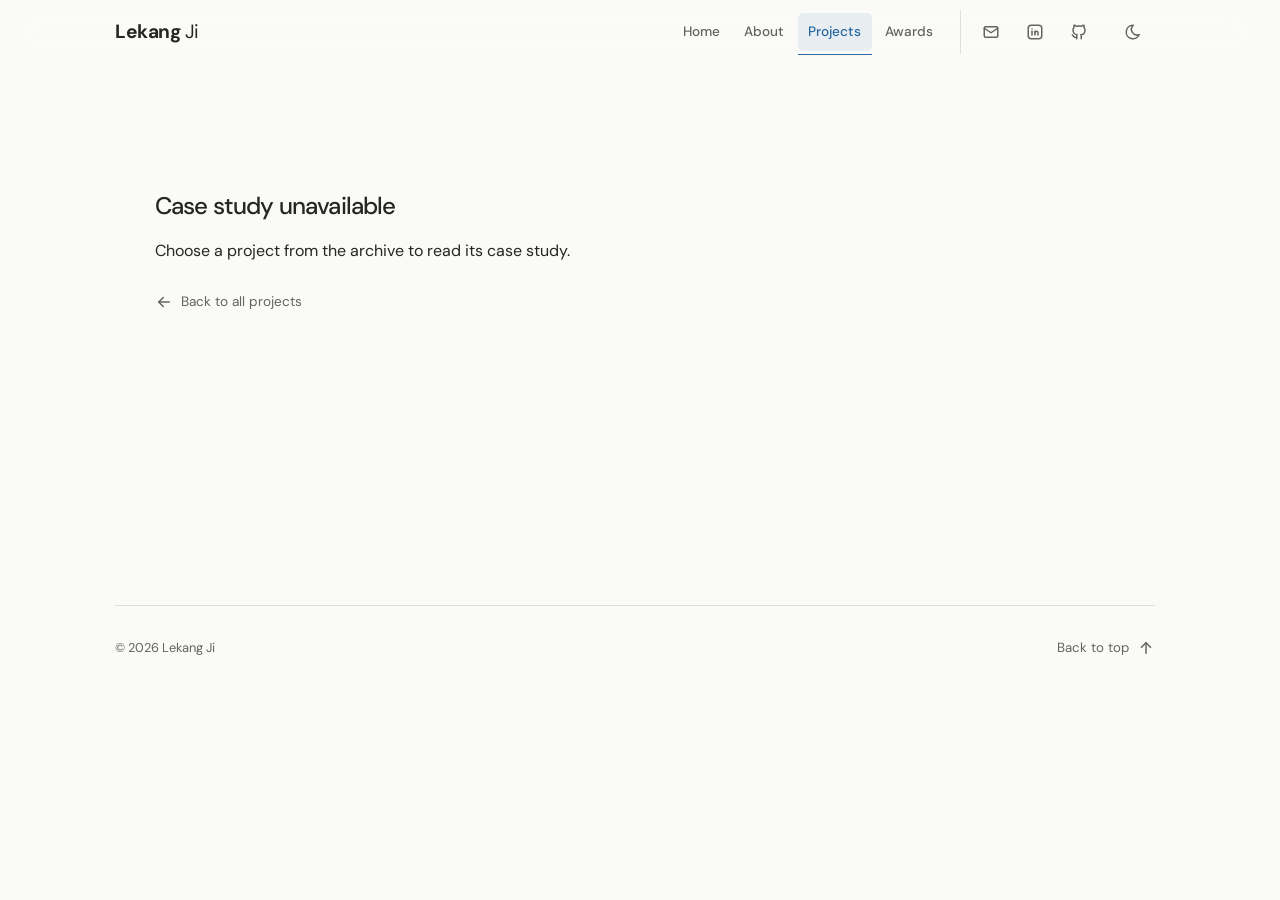
<file: projects/case-study/index.html>
<!doctype html>
<html lang="en">
<head><meta charset="UTF-8" /><meta name="viewport" content="width=device-width, initial-scale=1.0" /><meta name="description" content="An engineering case study by Lekang Ji." /><title>Project - Lekang Ji</title><link rel="stylesheet" href="/style.css?v=10" /><link rel="icon" type="image/svg+xml" href="/images/favicon.svg" />
        <meta name="theme-color" content="#326b9a" />
        <meta property="og:url" content="https://lekang.cc/projects/case-study/" />
        <meta property="og:type" content="website" />
        <meta property="og:site_name" content="Lekang Ji" />
        <meta property="og:title" content="Project - Lekang Ji" />
        <meta property="og:description" content="An engineering case study by Lekang Ji." />
                <meta property="og:image" content="https://lekang.cc/images/lekang-ji-social.png" />
        <meta property="og:image:type" content="image/png" />
        <meta property="og:image:width" content="1200" />
        <meta property="og:image:height" content="630" />
        <meta property="og:image:alt" content="Lekang Ji — student engineer and builder in Houston, Texas" />
        <meta name="twitter:image" content="https://lekang.cc/images/lekang-ji-social.png" />
        <meta name="twitter:image:alt" content="Lekang Ji — student engineer and builder in Houston, Texas" />
        <meta name="twitter:card" content="summary_large_image" />
        <meta name="twitter:title" content="Project - Lekang Ji" />
        <meta name="twitter:description" content="An engineering case study by Lekang Ji." />
    </head>
<body id="top">
    <a class="skip-link" href="#main-content">Skip to content</a>
    <header class="site-header" data-page="Projects"><nav class="site-nav wrap" aria-label="Primary navigation"><a class="wordmark" href="/"><strong class="name-first">Lekang</strong> <span class="name-last">Ji</span></a><div class="nav-links" id="primaryNav"><a href="/">Home</a><a href="/about/">About</a><a href="/projects/" aria-current="page">Projects</a><a href="/achievements/">Awards</a></div><div class="nav-contacts" id="contact" tabindex="-1" role="group" aria-label="Contact links"><a class="nav-contact" href="mailto:contact@lekangji.cc" aria-label="Email" title="Email"><span class="icon icon-email" aria-hidden="true"></span></a><a class="nav-contact" href="https://www.linkedin.com/in/lekangji/" aria-label="LinkedIn" title="LinkedIn" target="_blank" rel="noopener noreferrer"><span class="icon icon-linkedin" aria-hidden="true"></span></a><a class="nav-contact" href="https://github.com/lekangji" aria-label="GitHub" title="GitHub" target="_blank" rel="noopener noreferrer"><span class="icon icon-github" aria-hidden="true"></span></a></div><button class="theme-toggle" id="themeToggle" aria-label="Switch to dark mode" type="button"><span class="icon icon-moon" aria-hidden="true"></span><span class="icon icon-sun" aria-hidden="true"></span></button><button class="nav-toggle" aria-controls="primaryNav" aria-expanded="false" aria-label="Open navigation" type="button"><span class="icon icon-menu" aria-hidden="true"></span><span class="icon icon-close" aria-hidden="true"></span></button></nav></header>
    <main id="main-content" tabindex="-1" class="wrap" data-case-study><noscript><p class="no-script-note wrap">Case-study details require JavaScript. <a href="/resume/">Read the résumé</a> for a project overview or <a href="https://github.com/lekangji">explore the code on GitHub</a>.</p></noscript><p class="loading-message">Loading case study…</p></main>
    <footer class="site-footer wrap"></footer>
    <script type="module" src="/script.js?v=10"></script>
</body>
</html>
</file>
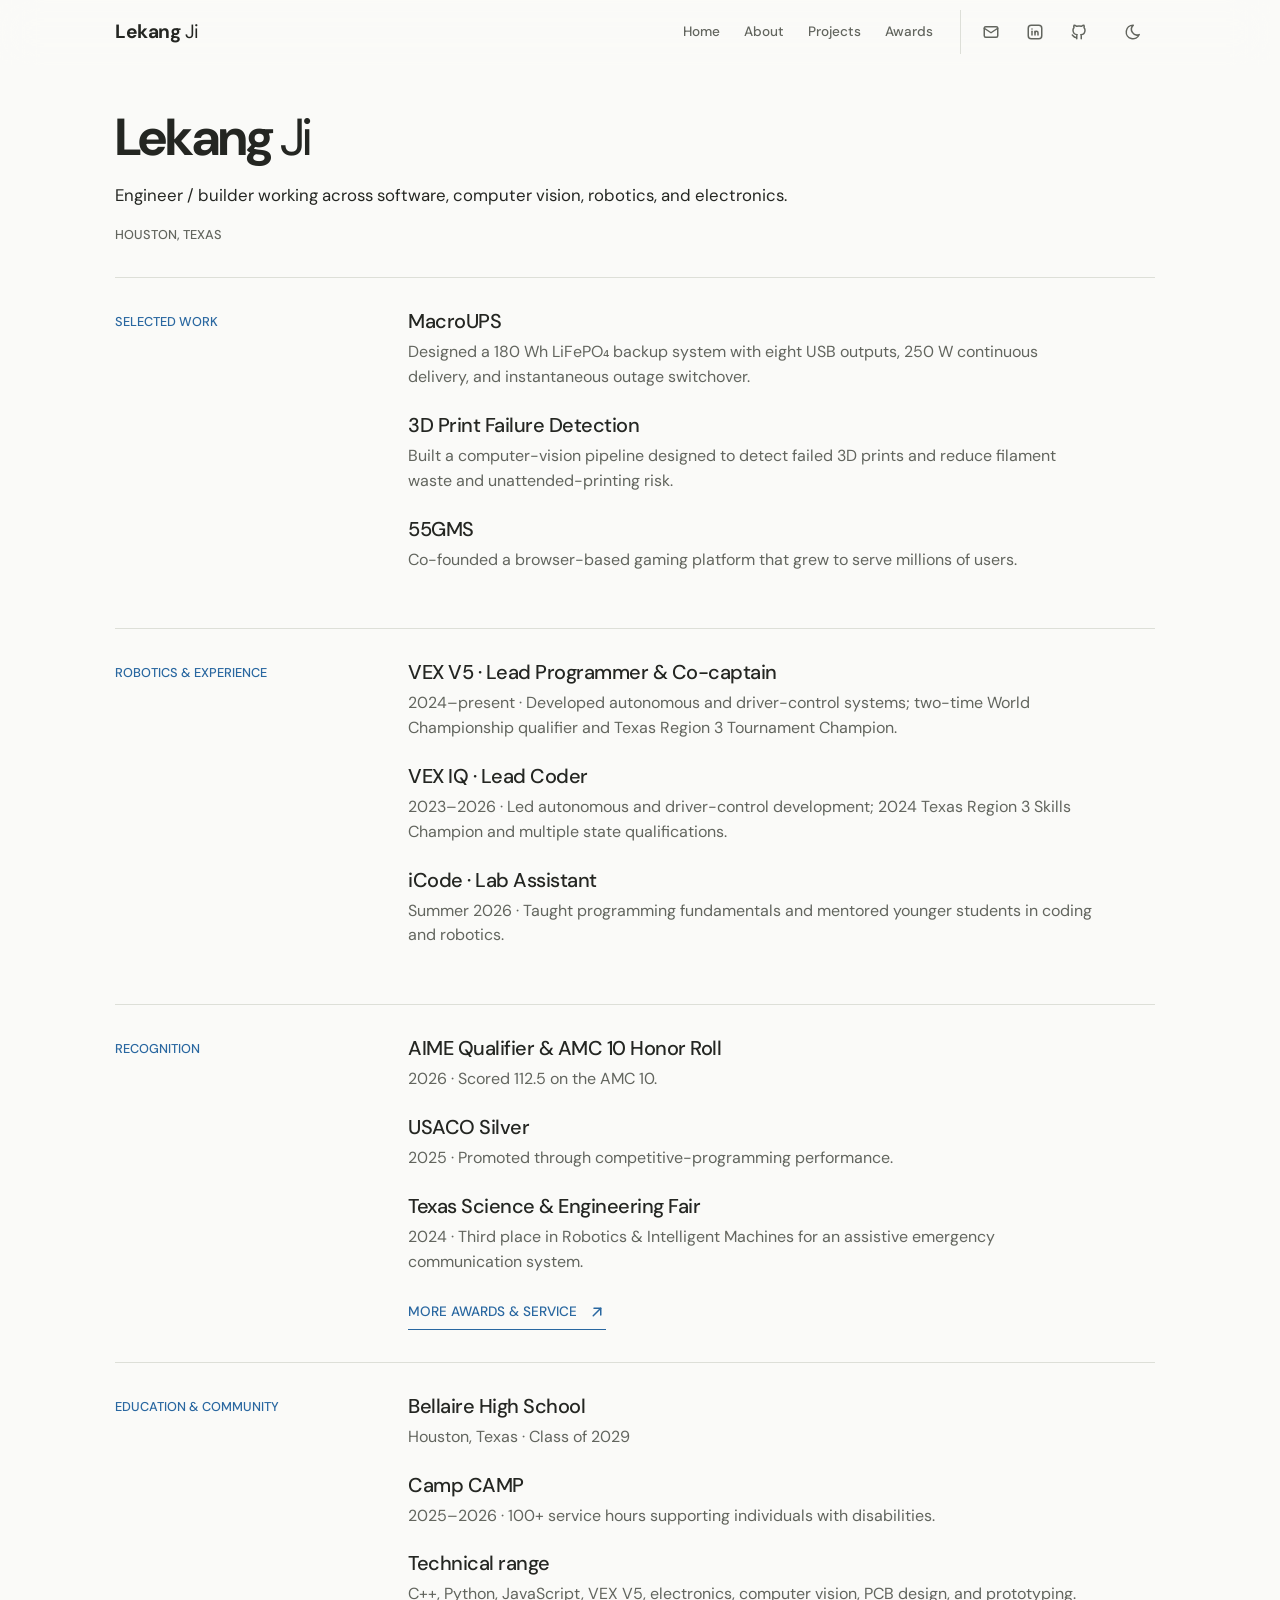
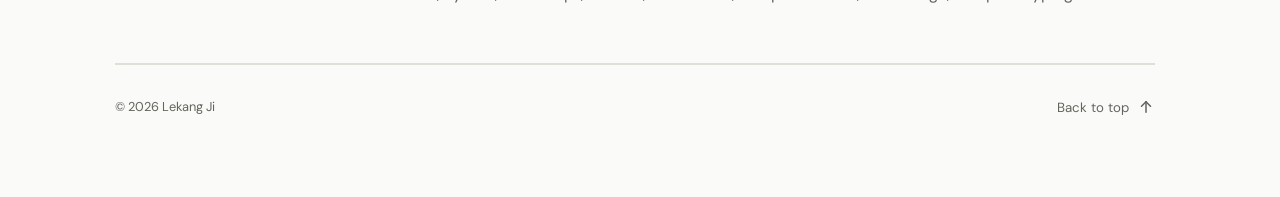
<file: resume.html>
<!doctype html>
<html lang="en"><head><meta charset="UTF-8"><meta name="viewport" content="width=device-width,initial-scale=1"><title>Résumé - Lekang Ji</title><link rel="canonical" href="/resume/"><script src="/scripts/redirect.js"></script><meta http-equiv="refresh" content="0;url=/resume/"></head><body><a href="/resume/">Continue to Résumé</a></body></html>
</file>
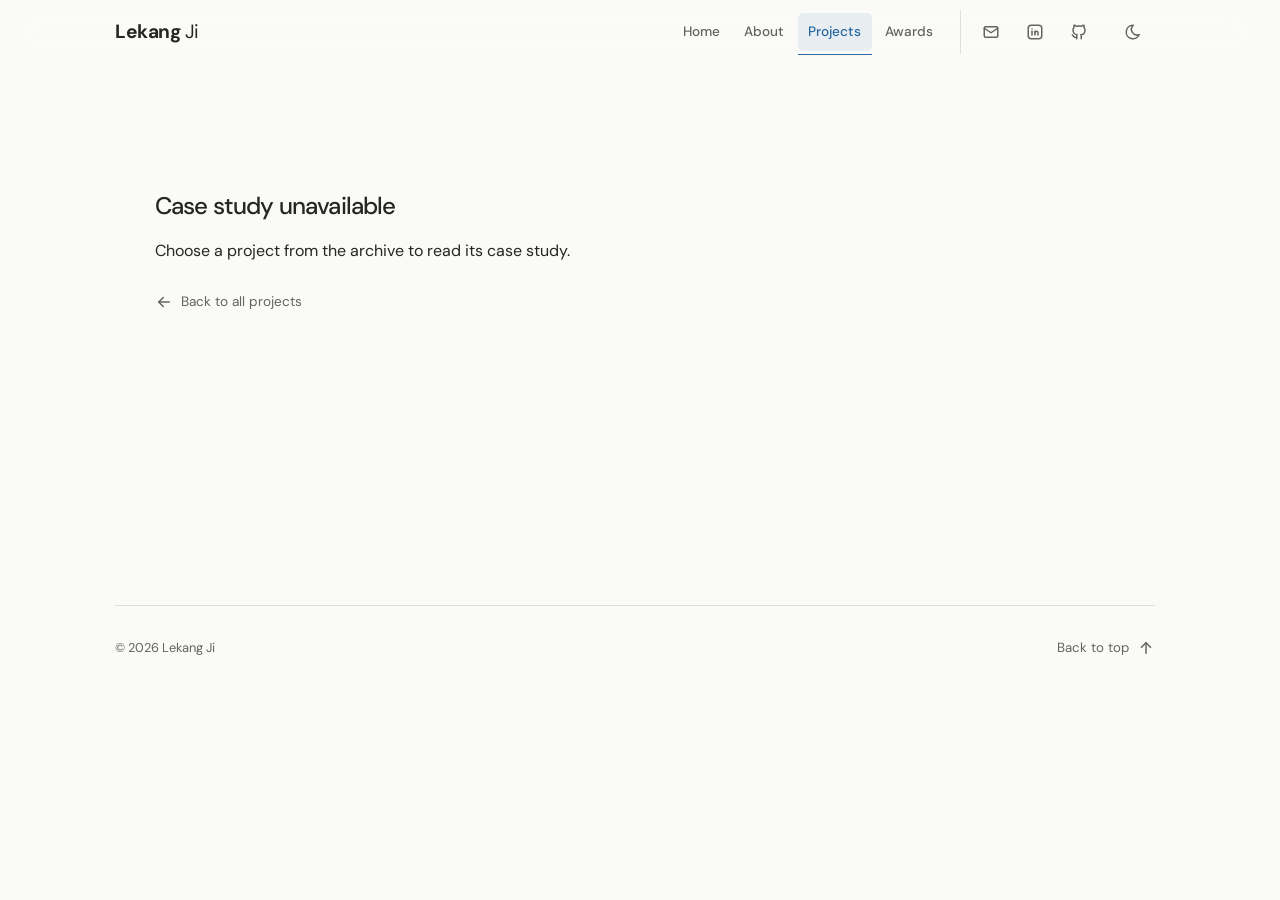
<file: projects/case-study.html>
<!doctype html>
<html lang="en"><head><meta charset="UTF-8"><meta name="viewport" content="width=device-width,initial-scale=1"><title>Projects - Lekang Ji</title><link rel="canonical" href="/projects/case-study/"><script src="/scripts/redirect.js"></script><meta http-equiv="refresh" content="0;url=/projects/case-study/"></head><body><a href="/projects/case-study/">Continue to Projects</a></body></html>
</file>
<file: style.css>
@import url("https://fonts.googleapis.com/css2?family=DM+Sans:wght@400;500;600;700&display=swap");

:root {
    color-scheme: light;
    --bg: #fafaf8;
    --paper: #f0f0ed;
    --ink: #242622;
    --muted: #62655e;
    --line: #dddfd8;
    --accent: #2967a0;
    --accent-ink: #ffffff;
    --visual-dark: #252824;
    --max: 1040px;
    --header-height: 64px;
    --ease-out: cubic-bezier(.16, 1, .3, 1);
}
[data-theme="dark"] {
    color-scheme: dark;
    --bg: #111310;
    --paper: #1b1e19;
    --ink: #f1f2ed;
    --muted: #b3b7ac;
    --line: #383c33;
    --accent: #91bfe8;
    --accent-ink: #111310;
    --visual-dark: #242821;
}
@media (prefers-color-scheme: dark) {
    :root:not([data-theme]) { color-scheme: dark; --bg: #111310; --paper: #1b1e19; --ink: #f1f2ed; --muted: #b3b7ac; --line: #383c33; --accent: #91bfe8; --accent-ink: #111310; --visual-dark: #242821; }
}
* { box-sizing: border-box; }
html { scroll-behavior: smooth; scroll-padding-top: 5rem; scrollbar-gutter: stable; }
body { margin: 0; overflow-x: clip; background: var(--bg); color: var(--ink); font-family: "DM Sans", Arial, sans-serif; font-size: 1rem; line-height: 1.6; -webkit-font-smoothing: antialiased; text-rendering: optimizeLegibility; }
main { animation: page-in .5s var(--ease-out) both; }
@keyframes page-in { from { opacity: .94; transform: translateY(8px); filter: blur(2px); } to { opacity: 1; transform: none; filter: none; } }
button, a { -webkit-tap-highlight-color: transparent; }
a { color: inherit; }
a:focus-visible, button:focus-visible { outline: 2px solid var(--accent); outline-offset: 4px; }
button { font: inherit; }
::selection { background: var(--accent); color: var(--accent-ink); }
* { scrollbar-width: thin; scrollbar-color: var(--muted) transparent; }
*::-webkit-scrollbar { width: 10px; height: 10px; }
*::-webkit-scrollbar-thumb { border: 3px solid transparent; border-radius: 999px; background: var(--muted); background-clip: padding-box; }
.wrap { width: min(calc(100% - 3rem), var(--max)); margin-inline: auto; }
.mono { font-family: inherit; font-size: .8rem; font-weight: 500; letter-spacing: 0; }
.kicker { margin: 0 0 1.35rem; color: var(--accent); text-transform: uppercase; }
h1, h2, h3, p { margin-top: 0; }
h1, h2, h3 { font-weight: 500; letter-spacing: -.035em; line-height: 1.1; text-wrap: balance; overflow-wrap: anywhere; }
p { line-height: 1.55; }
.name-first { font-weight: 700; }
.name-last { font-weight: 400; }
.skip-link { position: fixed; top: .5rem; left: 1rem; z-index: 100; padding: .7rem 1rem; border-radius: .5rem; background: var(--accent); color: var(--accent-ink); transform: translateY(-200%); }
.skip-link:focus { transform: none; }
.no-script-note { padding-block: 1.5rem; color: var(--muted); }
html:not(.theme-ready) .theme-toggle { display: none; }
html:not(.nav-ready) .nav-toggle { display: none; }
html:not(.nav-ready) .loading-message { display: none; }
.print-contact { display: none; }

/* Navigation */
.site-header { position: sticky; top: 0; z-index: 30; border-bottom: 1px solid transparent; background: color-mix(in srgb, var(--bg) 82%, transparent); backdrop-filter: blur(18px); -webkit-backdrop-filter: blur(18px); transition: background-color .25s ease, border-color .25s ease; }
.site-header.is-scrolled { background: color-mix(in srgb, var(--bg) 95%, transparent); border-bottom-color: var(--line); }
.site-nav { position: relative; display: flex; align-items: center; min-height: var(--header-height); gap: .65rem; }
.wordmark { flex: 0 0 auto; margin-right: auto; font-size: 1.2rem; font-weight: 600; letter-spacing: -.025em; line-height: 1; text-decoration: none; }
.nav-links { display: flex; align-items: center; gap: .2rem; min-width: 0; }
.nav-links::-webkit-scrollbar { display: none; }
.nav-links a { position: relative; flex: 0 0 auto; padding: .5rem .65rem; border-radius: .35rem; color: var(--muted); font-size: .85rem; font-weight: 500; text-decoration: none; white-space: nowrap; transition: color .2s ease, background-color .2s ease; }
.nav-links a::after { content: ""; position: absolute; left: 0; right: 100%; bottom: -.28rem; height: 1px; background: var(--accent); transition: right .2s ease; }
.nav-links a:hover, .nav-links a[aria-current="page"] { color: var(--accent); background: color-mix(in srgb, var(--accent) 9%, transparent); }
.nav-links a:hover::after, .nav-links a[aria-current="page"]::after { right: 0; }
.theme-toggle, .nav-toggle { position: relative; flex: 0 0 auto; width: 2.75rem; height: 2.75rem; padding: 0; border: 0; border-radius: .35rem; background: transparent; color: var(--muted); cursor: pointer; transition: color .2s ease, background-color .2s ease; }
.theme-toggle:hover, .nav-toggle:hover { color: var(--accent); background: color-mix(in srgb, var(--accent) 9%, transparent); }
.theme-toggle { display: grid; place-items: center; }
.theme-toggle .icon-sun, .nav-toggle .icon-close { display: none; }
[data-theme="dark"] .theme-toggle .icon-moon, .nav-toggle[aria-expanded="true"] .icon-menu { display: none; }
[data-theme="dark"] .theme-toggle .icon-sun, .nav-toggle[aria-expanded="true"] .icon-close { display: inline-block; }
.nav-toggle { display: none; }


.nav-contacts { display: flex; align-items: center; gap: 0; margin-left: .35rem; padding-left: .5rem; border-left: 1px solid var(--line); scroll-margin-top: 5rem; }
.nav-contact { display: inline-flex; align-items: center; justify-content: center; width: 2.75rem; height: 2.75rem; border-radius: .35rem; color: var(--muted); text-decoration: none; transition: color .2s ease, background-color .2s ease; }
.nav-contact:hover { color: var(--accent); background: var(--paper); }
.nav-contact .icon { width: 18px; height: 18px; }

/* Intro */
.hero { position: relative; min-height: min(78svh, 780px); display: flex; flex-direction: column; justify-content: center; padding-block: clamp(4rem, 7vw, 6.5rem) clamp(5rem, 7vw, 6.5rem); border-bottom: 1px solid var(--line); }
.hero-index { display: flex; justify-content: space-between; max-width: 70rem; color: var(--muted); }
.hero h1 { margin: 2rem 0 2.6rem; font-size: clamp(4.75rem, 9vw, 6rem); line-height: .95; }
.hero-bottom { display: grid; grid-template-columns: minmax(170px, .38fr) minmax(0, 1fr); gap: clamp(2rem, 5vw, 5rem); max-width: 70rem; }
.hero-role { padding-top: .5rem; color: var(--accent); }
.hero-statement { max-width: 44rem; margin-bottom: 1.25rem; font-size: clamp(1.75rem, 3vw, 2.7rem); font-weight: 500; letter-spacing: -.035em; line-height: 1.16; }
.hero-context { max-width: 38rem; color: var(--muted); font-size: 1.03rem; }
.hero-actions { display: flex; flex-wrap: wrap; gap: .75rem; margin-top: 1.6rem; }
.button-link { display: inline-flex; align-items: center; justify-content: space-between; gap: 1.5rem; min-height: 3rem; padding: .72rem 1rem; border: 1px solid var(--accent); border-radius: .55rem; background: var(--accent); color: var(--accent-ink); font-size: .88rem; font-weight: 600; text-decoration: none; transition: background-color .2s ease, color .2s ease, transform .3s var(--ease-out), border-color .2s ease; }
.button-link:hover { background: color-mix(in srgb, var(--accent) 75%, var(--ink)); transform: translateY(-2px); }
.button-link-secondary { background: transparent; color: var(--accent); }
.button-link-secondary:hover { background: color-mix(in srgb, var(--accent) 10%, transparent); color: var(--accent); }
.scroll-link { position: absolute; right: 0; bottom: 2.7rem; color: var(--muted); text-decoration: none; transition: color .2s ease; }
.scroll-link span { display: inline-block; margin-left: .45rem; color: var(--accent); font-size: 1rem; transition: translate .2s ease; }
.scroll-link:hover { color: var(--ink); }
.scroll-link:is(:hover, :focus-visible) .icon { translate: 0 4px; }

/* Work */
.work-section { padding-block: 2.5rem; }
.section-shaded { position: relative; isolation: isolate; }
.section-shaded::before { content: none; }

.section-intro { display: block; margin-bottom: 1.5rem; }
.section-intro .kicker { padding-top: .6rem; }
.section-intro-heading { display: flex; flex-wrap: wrap; align-items: end; justify-content: space-between; gap: 1rem 2rem; }
.section-intro h2 { margin-bottom: 0; font-size: clamp(1.6rem, 2.5vw, 2rem); letter-spacing: -.025em; }
.section-intro-heading .button-link { flex: 0 0 auto; margin-bottom: .35rem; }
.section-intro-main > p { max-width: 65ch; margin: .6rem 0 0; color: var(--muted); font-size: .95rem; }
.section-inline-link { margin-top: .75rem; }
.work-feature { border-top: 1px solid var(--line); }
.work-feature:last-of-type { border-bottom: 1px solid var(--line); }
.feature-link { display: grid; grid-template-columns: minmax(0, .8fr) minmax(0, 1.2fr); gap: clamp(2.5rem, 6vw, 6rem); align-items: center; padding-block: clamp(2.5rem, 4vw, 4rem); text-decoration: none; }
.work-feature:nth-of-type(even) .feature-copy { order: 2; }
.work-feature:nth-of-type(even) .project-visual { order: 1; }
.feature-meta { margin-bottom: 1.2rem; color: var(--accent); }
.feature-copy h3 { max-width: 10ch; margin-bottom: 1rem; font-size: clamp(2.8rem, 4.5vw, 4rem); transition: color .25s ease; }
.feature-link:hover .feature-copy h3, .feature-link:focus-visible .feature-copy h3 { color: var(--accent); }
.feature-copy > p:not(.feature-meta) { max-width: 32rem; color: var(--muted); font-size: clamp(1.05rem, 1.5vw, 1.26rem); line-height: 1.52; }
.feature-action { display: inline-flex; justify-content: space-between; gap: 2rem; min-width: 14rem; margin-top: 1rem; padding-bottom: .6rem; border-bottom: 1px solid var(--accent); color: var(--accent); }
.feature-action span { font-size: 1rem; transition: transform .2s ease; }
.feature-link:hover .feature-action span { transform: translate(3px, -3px); }
.text-action { display: inline-flex; align-items: center; gap: .65rem; margin-top: 1.25rem; padding-bottom: .35rem; border-bottom: 1px solid var(--accent); color: var(--accent); font-size: .85rem; text-decoration: none; transition: gap .2s ease, color .2s ease; }
.text-action:hover { gap: 1.1rem; color: var(--ink); }
.project-visual { position: relative; display: flex; flex-direction: column; justify-content: space-between; min-height: clamp(300px, 30vw, 400px); overflow: hidden; padding: clamp(1.2rem, 2.2vw, 2rem); color: #e9f0e8; background: var(--visual-dark); filter: hue-rotate(55deg) saturate(.82); isolation: isolate; transition: transform .45s var(--ease-out), filter .35s ease; }
.feature-link:hover .project-visual { transform: scale(1.012); filter: hue-rotate(70deg) saturate(1.05); }
.visual-label, .visual-foot { position: relative; z-index: 3; font-size: .7rem; }
.visual-foot { align-self: flex-end; }

/* Schematic-style visuals for the selected work. */
.visual-ups { background: #34463f; }
.visual-ups::before { content: ""; position: absolute; inset: 0; background: linear-gradient(90deg, transparent 49.8%, #ffffff18 50%, transparent 50.2%), linear-gradient(transparent 49.8%, #ffffff18 50%, transparent 50.2%); background-size: 64px 64px; opacity: .7; }
.ups-core { position: absolute; z-index: 2; top: 24%; left: 14%; display: flex; flex-direction: column; justify-content: center; width: 38%; height: 48%; padding: 2rem; border: 1px solid #c9d8c470; background: #d8e1d4; color: #31453b; }
.ups-core span { color: #597467; }
.ups-core strong { margin-block: .8rem; font-size: clamp(1.5rem, 3vw, 3rem); font-weight: 600; letter-spacing: -.06em; }
.ups-core small { font-family: ui-monospace, monospace; font-size: .7rem; letter-spacing: .075em; }
.ups-line { position: absolute; top: 48%; left: 52%; width: 13%; border-top: 2px solid #c9d8c4; }
.ups-output { position: absolute; top: 25%; right: 10%; display: grid; grid-template-columns: repeat(2, 1fr); gap: .7rem; width: 25%; height: 46%; }
.ups-output span { display: grid; place-items: center; border: 1px solid #d4e3d0a6; color: #e3eee0; font: .62rem ui-monospace, monospace; }
.visual-vision { background: #29342f; }
.vision-grid { position: absolute; inset: 0; background: repeating-linear-gradient(0deg, transparent 0 39px, #a9c2a213 40px), repeating-linear-gradient(90deg, transparent 0 39px, #a9c2a213 40px); }
.vision-object { position: absolute; left: 37%; bottom: 20%; width: 28%; height: 36%; background: linear-gradient(135deg, #98a99d, #5c7565); clip-path: polygon(20% 0, 80% 0, 100% 18%, 100% 100%, 0 100%, 0 18%); box-shadow: 0 0 30px #0005; }
.vision-object-top { position: absolute; left: 21%; top: 14%; width: 58%; height: 11%; background: #d4dfd0; }
.vision-target { position: absolute; left: 29%; top: 26%; width: 44%; height: 59%; border: 1px solid #b4cfb0; }
.vision-target::before, .vision-target::after { content: ""; position: absolute; width: 12px; height: 12px; border-color: #d4e7cb; }
.vision-target::before { top: -1px; left: -1px; border-top: 2px solid; border-left: 2px solid; }
.vision-target::after { bottom: -1px; right: -1px; border-bottom: 2px solid; border-right: 2px solid; }
.vision-target span { position: absolute; top: -1.45rem; left: 0; color: #d4e7cb; font-size: .7rem; }
.vision-crosshair { position: absolute; top: 52%; left: 50%; color: #e3eee0; font: 2rem ui-monospace, monospace; transform: translate(-50%, -50%); }
.visual-platform { background: #d9dfd6; color: #415d4d; }
.browser-shell { position: absolute; top: 17%; left: 12%; width: 76%; height: 67%; border: 1px solid #8fa593; background: #edf1e9; }
.browser-top { display: flex; align-items: center; gap: 5px; height: 14%; padding: .35rem 1rem; border-bottom: 1px solid #adc0ad; }
.browser-top i { width: 6px; height: 6px; border: 1px solid #79967f; border-radius: 50%; }
.browser-top span { margin-left: auto; font-size: .7rem; }
.browser-content { display: flex; height: 86%; }
.browser-side { width: 17%; border-right: 1px solid #adc0ad; background: #e2e9df; }
.browser-main { flex: 1; padding: 8%; }
.browser-head { width: 63%; height: 18%; margin-bottom: 12%; background: #829e87; }
.browser-tiles { display: flex; gap: 4%; height: 28%; }
.browser-tiles span { flex: 1; background: #c1d0be; }
.browser-tiles span:nth-child(2) { background: #91a994; }
.browser-tiles.secondary { height: 16%; margin-top: 4%; opacity: .7; }

/* Featured projects: image-led stories and their detail panel. */
.featured-story + .featured-story { margin-top: 1.25rem; }
.featured-open { position: relative; display: block; width: 100%; min-height: clamp(470px, 54vw, 660px); overflow: hidden; padding: 0; border: 0; background: var(--visual-dark); color: #fff; text-align: left; cursor: pointer; isolation: isolate; }
.featured-open:focus-visible { outline: 3px solid var(--accent); outline-offset: 4px; }
.featured-fallback, .featured-image { position: absolute; inset: -17% 0; width: 100%; height: 134%; transform: translate3d(0, var(--featured-shift, 0px), 0) scale(var(--featured-scale, 1.12)); transform-origin: center; transition: transform .12s linear, opacity .4s ease; }
.featured-fallback { min-height: 0; padding: 0; filter: none; }
.featured-image { display: block; object-fit: cover; opacity: 0; transition: transform .12s linear, opacity .5s ease, filter .35s ease; }
.featured-open.has-featured-image .featured-image { opacity: 1; }
.featured-open.has-featured-image .featured-fallback { opacity: 0; }
.featured-shade { position: absolute; z-index: 4; inset: 0; background: linear-gradient(180deg, rgba(10, 23, 37, .64), transparent 27%, rgba(10, 23, 37, .62) 100%), linear-gradient(90deg, rgba(10, 23, 37, .78) 0%, rgba(10, 23, 37, .42) 48%, rgba(10, 23, 37, .08) 100%); }
.featured-content { position: relative; z-index: 5; display: flex; flex-direction: column; align-items: flex-start; justify-content: flex-end; min-height: inherit; max-width: 48rem; padding: clamp(1.5rem, 5vw, 4.5rem); }
.featured-meta { margin: -.45rem 0 auto -.65rem; padding: .45rem .65rem; background: rgba(10, 23, 37, .78); color: #eff7ff; }
.featured-title { display: block; max-width: 13ch; margin-top: 4rem; font-size: clamp(3.5rem, 7vw, 6rem); font-weight: 500; letter-spacing: -.04em; line-height: 1.04; text-wrap: balance; overflow-wrap: anywhere; }
.featured-summary { display: block; max-width: 34rem; margin-top: 1rem; font-size: clamp(1.05rem, 1.6vw, 1.3rem); line-height: 1.4; color: #e5edf5; }
.featured-cta { display: inline-flex; align-items: center; justify-content: space-between; gap: 2rem; min-width: 16rem; margin-top: 2rem; padding: .7rem 0; border-bottom: 1px solid #d6e8f8; color: #fff; }
.featured-cta span { font-size: 1rem; transition: transform .25s var(--ease-out); }
.featured-open:hover .featured-cta span, .featured-open:focus-visible .featured-cta span { transform: translate(4px, -4px); }
.featured-open:hover .featured-image { filter: saturate(1.1) contrast(1.03); }
.featured-open .visual-platform { background: #4c6375; }
.featured-open .browser-shell { transform: rotate(-5deg) scale(1.1); }
.featured-open .visual-ups { background: #25435a; }
.featured-open .visual-vision { background: #1e3a4d; }

body.featured-panel-open { overflow: hidden; }
.featured-panel { position: fixed; inset: 0 0 0 auto; width: min(560px, 100%); max-width: none; height: 100dvh; max-height: none; margin: 0; padding: 0; overflow-x: hidden; overflow-y: auto; border: 0; border-left: 1px solid var(--line); background: var(--bg); color: var(--ink); box-shadow: -18px 0 50px rgba(8, 20, 33, .2); }
.featured-panel[open] { animation: featured-panel-in .38s var(--ease-out) both; }
.featured-panel::backdrop { background: rgba(9, 19, 31, .58); }
@keyframes featured-panel-in { from { opacity: .9; transform: translateX(48px); } to { opacity: 1; transform: translateX(0); } }
.featured-panel-inner { min-height: 100%; }
.featured-panel-top { position: sticky; top: 0; z-index: 2; display: flex; justify-content: space-between; align-items: center; gap: 1rem; min-height: 4rem; padding: .65rem 1.5rem; border-bottom: 1px solid var(--line); background: var(--bg); color: var(--muted); }
.featured-panel-close { display: inline-flex; align-items: center; gap: .75rem; padding: .4rem 0 .4rem .5rem; border: 0; background: transparent; color: var(--ink); cursor: pointer; }
.featured-panel-close .icon { width: 20px; height: 20px; }
.featured-panel-close { min-height: 2.75rem; border-radius: .55rem; }
.featured-panel-body { padding: 1.75rem clamp(1.25rem, 4vw, 2rem) 2.5rem; }
.featured-panel-category { margin-bottom: .65rem; color: var(--muted); font-family: "DM Sans", Arial, sans-serif; font-size: .8rem; letter-spacing: 0; text-transform: none; }
.featured-panel h2 { margin-bottom: 1rem; font-size: clamp(1.8rem, 4vw, 2.25rem); }
.featured-panel-description { max-width: 65ch; margin-bottom: 1.25rem; color: var(--muted); font-size: 1rem; }
.featured-panel-gallery { display: grid; gap: .75rem; margin-bottom: 2rem; }
.featured-panel-gallery figure { margin: 0; }
.featured-panel-gallery img, .case-media img { display: block; width: 100%; aspect-ratio: 4 / 3; max-height: 420px; object-fit: contain; background: var(--paper); border: 1px solid var(--line); border-radius: .55rem; opacity: 0; }
.featured-panel-gallery .is-loaded img, .case-media.is-loaded img { opacity: 1; }
.case-media { margin: 2rem 0 0; max-width: 48rem; }
.case-media figcaption { margin-top: .5rem; color: var(--muted); font-size: .85rem; }
.featured-panel-gallery figcaption, .featured-media-note { margin: .5rem 0 0; color: var(--muted); font-size: .8rem; }
.featured-panel-fallback { position: relative; inset: auto; width: 100%; height: 280px; transform: none; overflow: hidden; }
.featured-panel-fallback .browser-shell { transform: scale(.9); }
.featured-panel-subhead { margin-bottom: .8rem; color: var(--accent); }
.featured-panel-stack { display: flex; flex-wrap: wrap; gap: .5rem; margin: 0 0 2rem; padding: 0; list-style: none; }
.featured-panel-stack li { padding: .5rem .75rem; border: 1px solid var(--line); border-radius: .35rem; background: var(--paper); font-size: .82rem; }
.featured-panel-links { display: grid; gap: .6rem; }
.featured-panel-link { display: flex; align-items: center; min-height: 3.25rem; padding: .7rem 1rem; border: 1px solid var(--accent); border-radius: .5rem; color: var(--accent); font-size: .9rem; font-weight: 600; text-decoration: none; transition: background .2s ease, color .2s ease; }
.featured-panel-link:first-child { background: var(--accent); color: var(--accent-ink); }
.featured-panel-link:hover { background: color-mix(in srgb, var(--accent) 12%, var(--bg)); }
.featured-panel-link:first-child:hover { background: color-mix(in srgb, var(--accent) 78%, var(--ink)); }

/* Footer */
.site-footer { display: flex; justify-content: space-between; gap: 2rem; padding-block: 2rem 3rem; border-top: 1px solid var(--line); color: var(--muted); }
.archive-page .site-footer { border-top: 0; }
.site-footer > div { display: flex; flex-wrap: wrap; gap: 1.5rem; }
.site-footer a { font-size: .83rem; text-decoration: none; }
.site-footer a:hover { color: var(--accent); }

/* Recognition preview */
.achievement-section { padding-block: 2.5rem; border-top: 1px solid var(--line); }
.compact-intro { margin-bottom: 1.8rem; }
.award-featured { padding-block: 1.5rem 2rem; }
.award-featured .kicker { margin-bottom: 1.2rem; }

/* Archive */
.page-hero { padding-block: 2.75rem 2rem; border-bottom: 1px solid var(--line); }
.page-hero h1 { max-width: 20ch; margin-bottom: 1rem; font-size: clamp(2.25rem, 4.5vw, 3.25rem); }
.page-hero > p:not(.kicker) { max-width: 65ch; margin-bottom: 0; color: var(--muted); font-size: 1.05rem; }
.page-hero-actions { display: flex; flex-wrap: wrap; gap: 1rem 2rem; }
.page-hero-actions .text-action { margin-top: 1rem; }
.archive-nav { position: sticky; top: var(--header-height); z-index: 20; display: flex; gap: 1.5rem; overflow-x: auto; padding-block: .9rem; border-bottom: 1px solid var(--line); background: var(--bg); scrollbar-width: none; font-family: "DM Sans", Arial, sans-serif; font-size: .875rem; font-weight: 500; letter-spacing: 0; }
.archive-nav::-webkit-scrollbar { display: none; }
.archive-nav a { flex: 0 0 auto; color: var(--muted); text-decoration: none; }
.archive-nav a:hover, .archive-nav a:focus-visible, .archive-nav a[aria-current="location"] { color: var(--accent); }
.archive-nav a[aria-current="location"] { text-decoration: underline; text-underline-offset: .45rem; }
.archive-content { padding-bottom: 0; }
.archive-section { padding-block: 2.25rem; border-bottom: 1px solid var(--line); scroll-margin-top: 8rem; }
.archive-section:last-child { border-bottom: 0; }
.archive-section-head { display: block; margin-bottom: 1.25rem; }
.archive-section-head .kicker { padding-top: .5rem; }
.archive-section-head h2 { max-width: 40ch; margin-bottom: .5rem; font-size: 1.6rem; letter-spacing: -.025em; }
.project-card-grid { display: grid; grid-template-columns: repeat(3, minmax(0, 1fr)); gap: 1rem; }
.project-card { min-width: 0; overflow: hidden; border: 1px solid var(--line); border-radius: .75rem; background: var(--bg); transition: border-color .2s ease, background-color .2s ease; }
.project-card:focus-within { border-color: var(--accent); }
.project-card-inner { display: flex; height: 100%; flex-direction: column; color: inherit; text-decoration: none; }
.project-card-visual { position: relative; display: flex; min-height: 128px; align-items: flex-start; padding: 1rem; overflow: hidden; background: var(--paper); }
.project-card-visual::before { content: none; }
.project-card-visual > span { position: relative; z-index: 1; color: var(--accent); }
.project-card-image { position: absolute; inset: 0; width: 100%; height: 100%; object-fit: cover; transform: scale(1.02); transition: transform .2s ease, filter .25s ease; }
.project-card-body { display: flex; min-height: 0; flex: 1; flex-direction: column; padding: 1.2rem; }
.project-card-meta { margin-bottom: .65rem; color: var(--muted); font-family: "DM Sans", Arial, sans-serif; font-size: .75rem; letter-spacing: 0; text-transform: none; }
.project-card-body h3 { margin-bottom: .65rem; font-size: 1.25rem; font-weight: 600; letter-spacing: -.025em; line-height: 1.25; }
.project-card-description { margin-bottom: 1.25rem; color: var(--muted); font-size: .9rem; }
.project-card-footer { display: flex; flex-wrap: wrap; justify-content: space-between; gap: .5rem; margin-top: auto; padding-top: .8rem; border-top: 1px solid var(--line); color: var(--muted); font-size: .75rem; }
.project-card-actions { display: flex; flex-wrap: wrap; justify-content: flex-end; gap: .35rem .7rem; text-align: right; }
.project-card-title-link, .project-card-action { color: inherit; text-decoration: none; }
.project-card-title-link:hover, .project-card-action:hover { color: var(--accent); }
.project-card-action { color: var(--accent); text-align: right; }
.award-card .project-card-footer span:last-child { white-space: normal; text-align: right; }
@media (hover: hover) and (pointer: fine) {
    .project-card:hover { border-color: var(--accent); background: var(--paper); }
    .project-card.has-image:hover .project-card-image { transform: translate3d(var(--image-x, 0px), var(--image-y, 0px), 0) scale(1.09); filter: saturate(1.08); }
}
.loading-message { padding-block: 5rem; color: var(--muted); }

/* Case studies */
[data-case-study] { max-width: 960px; }
.case-hero { margin-left: 11rem; padding-block: 2.75rem 2.5rem; }
.case-hero h1 { max-width: 22ch; margin-bottom: .65rem; font-size: clamp(2.25rem, 4.5vw, 3.25rem); }
.case-category { margin-bottom: 1.25rem; color: var(--accent); font-size: .85rem; }
.case-summary { max-width: 65ch; margin: 0; color: var(--muted); font-size: 1.05rem; }
.case-row { display: grid; grid-template-columns: 9rem minmax(0, 1fr); gap: 2rem; padding-block: 1.75rem; border-top: 1px solid var(--line); }
.case-label { margin: .2rem 0 0; color: var(--muted); font-size: .85rem; font-weight: 500; letter-spacing: normal; line-height: 1.5; }
.case-links { display: flex; flex-wrap: wrap; gap: .75rem; }
.case-project-link { justify-content: center; gap: .65rem; min-height: 2.75rem; padding: .6rem 1rem; }
.case-project-link:is(:hover, :focus-visible) .icon-external { translate: 2px -2px; }
.case-gallery { display: grid; gap: 1.5rem; min-width: 0; }
.case-gallery .case-media { margin: 0; }
.case-gallery .case-media img { aspect-ratio: auto; max-height: 560px; height: auto; }
.case-system { min-width: 0; }
.system-flow { display: flex; align-items: stretch; gap: .75rem; padding-bottom: .75rem; }
.system-step { flex: 1; display: grid; min-width: 0; min-height: 76px; place-items: center; padding: .8rem; border: 1px solid var(--line); border-radius: .5rem; background: var(--paper); color: var(--ink); font-size: .9rem; text-align: center; overflow-wrap: anywhere; }
.system-flow > .icon { align-self: center; color: var(--accent); }
.system-note { margin: .5rem 0 0; color: var(--muted); font-size: .75rem; }
.case-body { display: block; }
.case-detail p { max-width: 65ch; margin-bottom: 0; color: var(--muted); font-size: 1rem; line-height: 1.65; }
.case-stack { display: flex; flex-wrap: wrap; gap: .5rem; margin: 0; padding: 0; list-style: none; }
.case-stack li { padding: .3rem .65rem; border: 1px solid var(--line); border-radius: .35rem; background: var(--paper); font-size: .85rem; }
.case-back { display: inline-flex; align-items: center; flex-direction: row-reverse; gap: .5rem; min-height: 2.75rem; margin-bottom: 1.5rem; color: var(--muted); font-size: .85rem; text-decoration: none; }
.case-back:is(:hover, :focus-visible) { color: var(--accent); }
.case-back:is(:hover, :focus-visible) .icon { translate: -3px 0; }
.case-bottom { margin-block: 1rem 2rem; margin-left: 11rem; }
.case-missing { min-height: 60vh; padding-top: 8rem; }

/* About page */
.about-bio { display: grid; grid-template-columns: minmax(180px, .4fr) minmax(0, 1fr); gap: 2rem; padding-block: 2.25rem; }
.about-bio h2 { font-size: 1.6rem; }
.about-page-body { max-width: 46rem; }
.about-page-body p { margin-bottom: 1rem; font-size: clamp(1rem, 1.2vw, 1.125rem); letter-spacing: normal; line-height: 1.65; }
.about-page-body p:last-child { margin-bottom: 0; }
.about-page-body p:nth-child(2) { color: var(--muted); }
.about-timeline { display: grid; grid-template-columns: minmax(180px, .4fr) minmax(0, 1fr); gap: 2rem; padding-block: 2.25rem; border-top: 1px solid var(--line); }
.about-timeline h2 { max-width: 16ch; margin-bottom: 1rem; font-size: 1.6rem; }
.about-timeline > div:first-child > p:last-child { max-width: 22rem; color: var(--muted); }
.timeline-list { border-top: 1px solid var(--line); }
.timeline-list article { position: relative; display: grid; grid-template-columns: 5rem 1fr; gap: 1.5rem; padding: 1.35rem 0 1.35rem 1.25rem; border-bottom: 1px solid var(--line); border-left: 1px solid var(--line); transition: background-color .2s ease, border-color .2s ease; }
.timeline-list article::before { content: ""; position: absolute; top: 1.65rem; left: -.3rem; width: .55rem; height: .55rem; border-radius: 50%; background: var(--accent); }
.timeline-list article:hover { border-left-color: var(--accent); background: color-mix(in srgb, var(--accent) 6%, transparent); }
.timeline-year { padding-top: .15rem; color: var(--accent); }
.timeline-list h3 { margin-bottom: .45rem; font-size: 1.35rem; letter-spacing: -.04em; }
.timeline-list p { max-width: 36rem; margin: 0; color: var(--muted); font-size: .94rem; }
.award-timeline { width: min(100%, 900px); margin-left: auto; }
.award-timeline article { grid-template-columns: minmax(8.5rem, .32fr) minmax(0, 1fr); }
.award-timeline .timeline-year { line-height: 1.45; }

/* A readable on-screen résumé that also prints cleanly. */
.resume-page { padding-bottom: 0; }
.resume-hero { padding-block: 2.75rem 2rem; border-bottom: 1px solid var(--line); }
.resume-hero h1 { margin-bottom: 1rem; font-size: clamp(2.25rem, 4.5vw, 3.25rem); }
.resume-hero > p:not(.kicker) { max-width: 65ch; font-size: 1.05rem; letter-spacing: normal; }
.resume-contact { display: flex; flex-wrap: wrap; gap: 1rem; margin-top: 1rem; color: var(--muted); }
.resume-contact a { color: var(--accent); text-decoration: none; }
.resume-section { display: grid; grid-template-columns: minmax(170px, .35fr) minmax(0, 1fr); gap: 2rem; padding-block: 2rem; border-bottom: 1px solid var(--line); }
.resume-section .kicker { padding-top: .3rem; }
.resume-entry { margin-bottom: 1.5rem; }
.resume-entry h3 { margin-bottom: .5rem; font-size: 1.25rem; letter-spacing: -.025em; }
.resume-entry p { max-width: 43rem; margin: 0; color: var(--muted); font-size: 1rem; }
.resume-section .text-action { margin-top: 0; }

.reveal { opacity: 1; }
.nav-ready .reveal { opacity: 0; transform: translateY(16px); transition: opacity .55s ease, transform .55s ease; }
.reveal.is-visible { opacity: 1; transform: none; }

@media (max-width: 900px) {
    .wrap { width: min(calc(100% - 3rem), var(--max)); }
    .featured-open { min-height: 540px; }
    .featured-shade { background: linear-gradient(0deg, rgba(10, 23, 37, .88) 0%, rgba(10, 23, 37, .42) 62%, rgba(10, 23, 37, .14) 100%); }
    .nav-links { margin-left: auto; }
    .feature-link { grid-template-columns: 1fr; gap: 2rem; }
    .work-feature:nth-of-type(even) .feature-copy, .work-feature:nth-of-type(even) .project-visual { order: initial; }
    .feature-copy h3 { max-width: none; }
    .project-visual { min-height: 370px; }
    .project-card-grid { grid-template-columns: repeat(2, minmax(0, 1fr)); }
}
@media (max-width: 640px) {
    :root { --header-height: 64px; }
    .wrap { width: min(calc(100% - 2rem), var(--max)); }
    .site-nav { min-height: var(--header-height); gap: .15rem; }
    .wordmark { font-size: 1.3rem; }
    .nav-toggle { display: grid; place-items: center; }
    .nav-links { position: absolute; top: calc(100% - 1px); left: 0; right: 0; display: grid; gap: .15rem; overflow: visible; padding: .65rem; border: 1px solid var(--line); border-radius: .75rem; background: color-mix(in srgb, var(--bg) 98%, transparent); opacity: 0; visibility: hidden; transform: translateY(-8px); pointer-events: none; transition: opacity .2s ease, visibility .2s ease, transform .3s var(--ease-out); }
    .nav-links.is-open { opacity: 1; visibility: visible; transform: none; pointer-events: auto; }
    html:not(.nav-ready) .site-nav { flex-wrap: wrap; padding-block: .75rem; }
    html:not(.nav-ready) .nav-links { position: static; display: flex; flex-wrap: wrap; width: 100%; padding: 0; border: 0; opacity: 1; visibility: visible; transform: none; pointer-events: auto; }
    .nav-links a { padding: .75rem .85rem; font-size: .86rem; }
    .nav-links a::after { display: none; }
    .theme-toggle, .nav-toggle { width: 2.75rem; height: 2.75rem; }
    .hero { min-height: min(76svh, 680px); padding-block: 4rem 5rem; }
    .hero-index span { display: none; }
    .hero h1 { margin-block: 2.1rem 2.5rem; font-size: clamp(3.25rem, 15vw, 4.25rem); }
    .hero-bottom, .section-intro, .archive-section-head { grid-template-columns: 1fr; gap: .8rem; }
    .hero-role { margin-bottom: .5rem; }
    .hero-statement { font-size: clamp(1.75rem, 8vw, 2.65rem); }
    .scroll-link { left: 0; right: auto; bottom: 1.3rem; }
    .section-intro { margin-bottom: 2rem; }
    .section-intro .kicker { grid-row: auto; }
    .section-intro h2 { font-size: 1.6rem; }
    .work-section { padding-block: 2rem; }
    .featured-story + .featured-story { margin-top: .8rem; }
    .featured-open { min-height: 470px; }
    .featured-content { padding: 1.5rem; }
    .featured-title { margin-top: 3rem; font-size: clamp(2.9rem, 11vw, 4.25rem); }
    .featured-summary { font-size: 1rem; }
    .featured-cta { min-width: 0; width: 100%; max-width: 15rem; gap: .5rem; margin-top: 1.4rem; }
    .featured-panel { width: 100%; border-left: 0; }
    .feature-link { padding-block: 2.75rem; }
    .feature-copy h3 { font-size: clamp(2.75rem, 12vw, 3.75rem); }
    .feature-meta { margin-bottom: 1.3rem; }
    .project-visual { min-height: 300px; }
    .ups-core { padding: .9rem; }
    .ups-core strong { font-size: 1.35rem; }
    .ups-output { gap: .35rem; }
    .project-card-grid { grid-template-columns: 1fr; }
    .achievement-section { padding-block: 2rem; }
    .site-footer { flex-direction: column; }
    .page-hero { padding-block: 2rem 1.5rem; }
    .page-hero h1 { font-size: 2.25rem; }
    .archive-nav { top: var(--header-height); }
    .archive-section { padding-block: 2rem; }
    .archive-section-head h2 { font-size: 1.5rem; }
    .case-hero h1 { font-size: 2.25rem; }
    .case-hero { margin-left: 0; padding-block: 1.5rem 2rem; }
    .case-row { grid-template-columns: 1fr; gap: .8rem; padding-block: 1.5rem; }
    .case-label { color: var(--ink); font-weight: 600; }
    .case-bottom { margin-left: 0; }
    .system-flow { flex-direction: column; }
    .system-step { min-height: 64px; }
    .system-flow > .icon { transform: rotate(90deg); }
    .about-timeline { grid-template-columns: 1fr; gap: 1.5rem; }
    .timeline-list article { grid-template-columns: 3.5rem 1fr; gap: .75rem; }
    .award-timeline article { grid-template-columns: 1fr; gap: .5rem; }
    .resume-section { grid-template-columns: 1fr; gap: .75rem; padding-block: 1.5rem; }
    .resume-hero h1 { font-size: 2.25rem; }
}
@media (max-width: 380px) {
    .nav-contact, .theme-toggle, .nav-toggle { width: 2.5rem; }
    .nav-links { gap: .2rem; }
    .nav-links a { font-size: .86rem; }
    .wordmark { font-size: 1.15rem; }
}
@media (prefers-reduced-motion: reduce) {
    *, *::before, *::after { scroll-behavior: auto !important; transition-duration: .01ms !important; animation-duration: .01ms !important; }
    .nav-ready .reveal { opacity: 1; transform: none; }
    .project-card:hover { transform: none; }
    .featured-image, .featured-fallback { transform: none !important; }
    .featured-panel[open] { animation: none; }
}
@media print {
    :root, :root[data-theme], :root:not([data-theme]) { color-scheme: light; --bg: #fff; --paper: #fff; --ink: #111; --muted: #333; --line: #bbb; --accent: #345f88; }
    main { animation: none; }
    .site-header, .site-footer, .theme-toggle, .text-action, .skip-link { display: none !important; }
    .print-contact { display: block; }
    .resume-hero .resume-contact { display: none; }
    .wrap { width: 100%; }
    .resume-page { padding: 0; }
    .resume-hero { padding: 0 0 1rem; }
    .resume-hero h1 { font-size: 3rem; }
    .resume-section { break-inside: avoid; padding-block: 1rem; }
    .resume-entry { margin-bottom: .8rem; }
}

/* Tabler Icons v3.34.1 (MIT): official SVGs are self-hosted in images/icons. */
.icon { display: inline-block; flex: 0 0 auto; width: 18px; height: 18px; vertical-align: -.18em; background: currentColor; -webkit-mask: var(--icon-mask, url("/images/icons/arrow-up-right.svg")) center / contain no-repeat; mask: var(--icon-mask, url("/images/icons/arrow-up-right.svg")) center / contain no-repeat; transition: translate .2s ease; }
.icon-external { --icon-mask: url("/images/icons/arrow-up-right.svg"); }
.icon-up { --icon-mask: url("/images/icons/arrow-up.svg"); }
.icon-right { --icon-mask: url("/images/icons/arrow-right.svg"); }
.icon-down { --icon-mask: url("/images/icons/arrow-down.svg"); }
.icon-left { --icon-mask: url("/images/icons/arrow-left.svg"); }
.icon-email { --icon-mask: url("/images/icons/mail.svg"); }
.icon-linkedin { --icon-mask: url("/images/icons/brand-linkedin.svg"); }
.icon-github { --icon-mask: url("/images/icons/brand-github.svg"); }
.icon-sun { --icon-mask: url("/images/icons/sun.svg"); }
.icon-moon { --icon-mask: url("/images/icons/moon.svg"); }
.icon-menu { --icon-mask: url("/images/icons/menu-2.svg"); }
.icon-close { --icon-mask: url("/images/icons/x.svg"); }
.site-footer { display: block; padding-top: 0; border-top: 0; }
.site-footer .footer-bottom { display: flex; align-items: center; justify-content: space-between; gap: 1rem; padding-block: 1.25rem; border-top: 1px solid var(--line); color: var(--muted); font-size: .8rem; }
.footer-top { display: flex; align-items: center; gap: 8px; min-height: 44px; }
.footer-top:is(:hover, :focus-visible) .icon { translate: 0 -4px; }
@media (prefers-reduced-motion: reduce) {
}

@media (max-width: 640px) {
    .about-bio { grid-template-columns: 1fr; gap: 1rem; }
    .site-footer .footer-bottom { flex-wrap: wrap; }
}

@media (max-width: 640px) {
    .wrap { width: min(calc(100% - 2rem), var(--max)); }
    .site-nav { gap: .1rem; }
    .wordmark { font-size: 1.1rem; }
    .nav-contacts { margin-left: 0; padding-left: 0; border-left: 0; }
    .about-bio { grid-template-columns: 1fr; gap: 1rem; }
    html:not(.nav-ready) .nav-links { order: 5; }
}

/* Secondary activity widgets sit after the About narrative and timeline. */
.about-activity { display: grid; grid-template-columns: repeat(2, minmax(0, 1fr)); gap: 2rem; align-items: start; padding-block: 2rem; border-top: 1px solid var(--line); }
.activity-widget { min-width: 0; }
.activity-widget-heading { display: flex; justify-content: space-between; align-items: center; gap: 1rem; }
.activity-widget-heading h2 { margin: 0; font-size: 1.125rem; font-weight: 500; letter-spacing: -.015em; }
.activity-widget-heading a { display: inline-grid; place-items: center; min-width: 2rem; min-height: 2rem; color: var(--accent); }
.activity-caption, .activity-status { margin: .25rem 0 1rem; color: var(--muted); font-size: .85rem; }
.activity-widget img { display: block; width: 100%; height: auto; }
.activity-chart { padding-block: .5rem; }
.about-activity [hidden] { display: none; }
[data-theme="dark"] .github-contributions { filter: invert(.88) hue-rotate(180deg); }
@media (max-width: 640px) {
    .about-activity { grid-template-columns: 1fr; gap: 1.5rem; }
}
</file>
<file: homepage.css>
/* A compact introduction and three projects visible together. */
.home-page .hero { min-height: 0; padding-block: 2.75rem 2.25rem; }
.hero-composition { display: grid; grid-template-columns: 1.15fr 1fr; align-items: center; gap: 2.5rem; margin: 0; }
.hero-copy { min-width: 0; }
.home-page .hero h1 { margin: 0 0 1rem; font-size: clamp(2.75rem, 5vw, 4rem); font-weight: 600; letter-spacing: -.035em; }
.home-page .hero-bottom { display: block; }
.home-page .hero-statement { max-width: 32ch; margin-bottom: .85rem; font-size: clamp(1.2rem, 2vw, 1.4rem); line-height: 1.4; letter-spacing: -.015em; }
.home-page .hero-context { max-width: 52ch; margin-bottom: 1.25rem; color: var(--muted); font-size: .95rem; line-height: 1.65; }
.home-page .hero-actions { gap: 1.25rem; }
.hero-project { min-width: 0; color: var(--ink); text-decoration: none; }
.power-stage { position: relative; height: 230px; perspective: 1000px; }
.power-assembly { scale: .72; position: absolute; top: 42%; left: 50%; margin-top: -110px; margin-left: -180px; width: 360px; height: 220px; transform-style: preserve-3d; transform: rotateX(54deg) rotateZ(-30deg); transition: transform .8s var(--ease-out); }
.power-battery, .power-board, .power-outputs { position: absolute; inset: 0; transform-style: preserve-3d; }
.power-battery { padding: 26px; border-radius: 10px; background: linear-gradient(135deg, #e3e5dd, #b8bdb0); color: #383d33; box-shadow: 0 18px 0 #909889, 0 22px 0 #69745f, 18px 38px 45px #102c4b30; transform: translateZ(-48px); transition: transform .8s var(--ease-out); }
.battery-mark { display: block; font-size: 15px; letter-spacing: .02em; }
.battery-rating { position: absolute; bottom: 26px; left: 26px; font-size: 58px; font-weight: 600; line-height: 1; letter-spacing: -.04em; }
.battery-rating small { font-size: 22px; font-weight: 500; }
.battery-chemistry { position: absolute; right: 24px; bottom: 26px; font-size: 14px; }
.power-board { border-radius: 8px; background: #244c6a; color: #83b4d1; box-shadow: 0 5px 0 #16334b, 12px 24px 28px #102c4b26; transform: translateZ(30px); transition: transform .8s var(--ease-out); }
.board-traces { position: absolute; inset: 0; width: 100%; height: 100%; }
.board-chip { position: absolute; top: 76px; left: 144px; display: grid; place-content: center; width: 72px; height: 80px; background: #122738; color: #dcecf7; font-size: 9px; text-align: center; line-height: 1.7; box-shadow: 0 5px 0 #091b28, 5px 9px 8px #071b2b50; transform: translateZ(5px); }
.board-component { position: absolute; width: 34px; height: 22px; border-inline: 5px solid #b7c8d5; border-radius: 3px; background: #192d3d; box-shadow: 0 4px 0 #102332; }
.component-a { top: 38px; left: 110px; }.component-b { top: 38px; right: 110px; }.component-c { bottom: 28px; left: 84px; }.component-d { bottom: 28px; right: 84px; }
.board-mount { position: absolute; width: 12px; height: 12px; border: 3px solid #b9cfdb; border-radius: 50%; background: #16334b; }
.mount-a { top: 12px; left: 12px; }.mount-b { top: 12px; right: 12px; }.mount-c { bottom: 12px; left: 12px; }.mount-d { bottom: 12px; right: 12px; }
.power-outputs { inset: auto 0 0; height: 58px; padding: 10px 14px; border-radius: 5px; background: linear-gradient(120deg, #edf0e6, #c0c7b5); color: #3b4532; box-shadow: 0 7px 0 #909889, 8px 16px 20px #102c4b25; transform: translateZ(100px); transition: transform .8s var(--ease-out); }
.power-outputs > span { display: block; margin-bottom: 6px; font-size: 8px; }
.power-ports { display: grid; grid-template-columns: repeat(8, 1fr); gap: 8px; }
.power-ports i { height: 17px; border: 3px solid #78836c; border-radius: 3px; background: #142d42; box-shadow: inset 0 4px 0 #0a1d2c; }
.power-ground { position: absolute; z-index: -1; bottom: 12%; left: 14%; width: 75%; height: 17%; border-radius: 50%; background: #203e601c; filter: blur(20px); transform: rotate(-18deg); }
.hero-project-caption { display: flex; align-items: center; justify-content: space-between; gap: 1rem; padding-top: .75rem; border-top: 1px solid var(--line); }
.hero-project-caption strong { display: block; font-size: 1rem; font-weight: 600; }
.hero-project-caption .mono { color: var(--muted); font-size: .75rem; letter-spacing: 0; }
.project-caption-action { display: inline-flex; align-items: center; gap: .65rem; color: var(--accent); font-size: .8rem; white-space: nowrap; }
.hero-project:focus-visible .power-assembly { transform: rotateX(48deg) rotateZ(-24deg); }
@media (hover: hover) {
    .hero-project:hover .power-assembly { transform: rotateX(48deg) rotateZ(-24deg); }
    .hero-project:hover .power-board { transform: translateZ(42px); }
    .hero-project:hover .power-outputs { transform: translateZ(116px); }
}

.home-page .hero-actions .button-link { min-height: 2.75rem; padding: .4rem 0; border: 0; border-bottom: 1px solid var(--line); border-radius: 0; background: transparent; color: var(--accent); font-size: .85rem; font-weight: 500; }
.home-page .hero-actions .button-link:hover { border-color: var(--accent); }
.home-page .work-section { padding-block: 2rem 2.5rem; }
.home-page .section-intro { margin-bottom: 1.25rem; }
.home-page .section-intro-heading .button-link { margin: 0; padding: .35rem 0; border: 0; border-radius: 0; background: transparent; color: var(--accent); font-size: .8rem; }
.featured-grid { display: grid; grid-template-columns: repeat(3, minmax(0, 1fr)); gap: 1.5rem; }
.home-page .featured-story { min-width: 0; margin: 0; }
.home-page .featured-open { display: flex; flex-direction: column; min-height: 100%; border-bottom: 1px solid var(--line); border-radius: 0; background: transparent; color: var(--ink); box-shadow: none; transition: border-color .2s ease; }
.home-page .featured-open:hover { border-color: var(--accent); }
.home-page .featured-fallback { position: relative; inset: auto; flex: 0 0 auto; width: 100%; height: 150px; min-height: 0; padding: 0; border-radius: .5rem; transform: none; background: var(--paper); filter: none; }
.home-page .featured-image { inset: 0 0 auto; width: 100%; height: 150px; border-radius: .5rem; transform: none; }
.home-page .featured-shade { display: none; }
.home-page .featured-content { flex: 1; width: 100%; max-width: none; min-height: 205px; justify-content: flex-start; padding: 1rem 0 .75rem; }
.home-page .featured-meta { margin: 0 0 .6rem; padding: 0; background: transparent; color: var(--muted); font-family: "DM Sans", Arial, sans-serif; font-size: .75rem; letter-spacing: 0; }
.home-page .featured-title { max-width: none; margin: 0; color: var(--ink); font-size: 1.4rem; font-weight: 600; line-height: 1.2; letter-spacing: -.025em; }
.home-page .featured-summary { margin: .65rem 0 1rem; color: var(--muted); font-size: .9rem; line-height: 1.55; }
.home-page .featured-cta { justify-content: flex-start; gap: .6rem; min-width: 0; width: auto; margin: auto 0 0; padding: .4rem 0; border: 0; color: var(--accent); font-family: "DM Sans", Arial, sans-serif; font-size: .8rem; font-weight: 500; letter-spacing: 0; }
.home-page .featured-fallback .ups-core { top: 23%; left: 12%; width: 43%; height: 53%; padding: .75rem; border: 1px solid var(--line); border-radius: 4px; background: var(--bg); color: var(--ink); transform: rotate(-6deg); box-shadow: none; }
.home-page .featured-fallback .ups-core span { color: var(--muted); }
.home-page .featured-fallback .ups-core strong { font-size: 1.25rem; }
.home-page .featured-fallback .ups-core small { font-size: .5rem; }
.home-page .featured-fallback.visual-ups::before { content: none; }
.home-page .featured-fallback .ups-output { top: 24%; right: 8%; height: 51%; gap: .3rem; }
.home-page .featured-fallback .ups-output span { border-color: var(--line); background: var(--bg); color: var(--muted); font-size: .55rem; }
.home-page .featured-fallback .ups-line { background: var(--accent); }
.home-page .featured-fallback .vision-grid { opacity: .35; }
.home-page .featured-fallback .vision-object { top: 28%; left: 37%; width: 27%; height: 48%; background: #868d7c; }
.home-page .featured-fallback .vision-object-top { background: #b9c2af; }
.home-page .featured-fallback .vision-target { border-color: var(--accent); }
.home-page .featured-fallback .vision-target span, .home-page .featured-fallback .vision-crosshair { color: var(--accent); }
.home-page .featured-fallback .browser-shell { top: 15%; left: 10%; width: 80%; height: 72%; border-color: var(--line); border-radius: 5px; background: var(--bg); transform: none; }
.home-page .featured-fallback .browser-top { border-color: var(--line); color: var(--muted); }
.home-page .featured-fallback .browser-top i { border-color: var(--muted); }
.home-page .featured-fallback .browser-top span { font-size: .55rem; }
.home-page .featured-fallback .browser-side { border-color: var(--line); background: var(--paper); }
.home-page .featured-fallback .browser-head { background: var(--accent); }
.home-page .featured-fallback .browser-tiles span { background: var(--line); }
.home-page .featured-fallback .browser-tiles span:nth-child(2) { background: var(--muted); }
.home-page .achievement-section .project-card { border: 0; border-radius: 0; background: transparent; }
.home-page .achievement-section .project-card-body { padding: .25rem 1rem .25rem 0; }
.home-page .achievement-section .project-card-body h3 { font-size: 1.1rem; }
.home-page .achievement-section .project-card-description { font-size: .9rem; }
@media (max-width: 900px) {
    .hero-composition { grid-template-columns: 1.2fr 1fr; gap: 1.5rem; }
    .power-assembly { scale: .6; }
    .featured-grid { gap: 1rem; }
    .home-page .featured-title { font-size: 1.25rem; }
}
@media (max-width: 640px) {
    .home-page .hero { padding-block: 2rem; }
    .hero-composition { grid-template-columns: 1fr; gap: 1.25rem; }
    .home-page .hero h1 { font-size: 2.75rem; }
    .home-page .hero-statement { max-width: 32ch; font-size: 1.25rem; }
    .hero-project { width: 100%; }
    .power-stage { height: 185px; }
    .power-assembly { scale: .65; }
    .featured-grid { grid-template-columns: 1fr; gap: 1.25rem; }
    .home-page .featured-open { flex-direction: row; align-items: flex-start; gap: 1rem; padding-bottom: 1rem; }
    .home-page .featured-fallback { width: 104px; height: 140px; }
    .home-page .featured-image { width: 104px; height: 140px; }
    .home-page .featured-content { min-width: 0; min-height: 150px; padding: 0; }
    .home-page .featured-fallback .ups-core { left: 10%; width: 80%; }
    .home-page .featured-fallback .ups-output, .home-page .featured-fallback .ups-line { display: none; }
    .home-page .featured-fallback .ups-core strong { font-size: .9rem; }
    .home-page .featured-fallback .vision-object { left: 28%; width: 44%; }
    .home-page .featured-fallback .browser-shell { left: 6%; width: 88%; }
    .home-page .featured-fallback .browser-top span { display: none; }
    .home-page .achievement-section .project-card-body { padding-block: .75rem; }
}
@media (max-width: 380px) {
    .hero-project-caption { gap: .5rem; }
    .project-caption-action { font-size: .75rem; }
    .hero-project-caption > span:first-child { max-width: 55%; }
}
@media (prefers-reduced-motion: reduce) {
    .hero-project .power-assembly { transform: rotateX(54deg) rotateZ(-30deg); }
    .hero-project .power-board { transform: translateZ(30px); }
    .hero-project .power-outputs { transform: translateZ(100px); }
}
</file>
